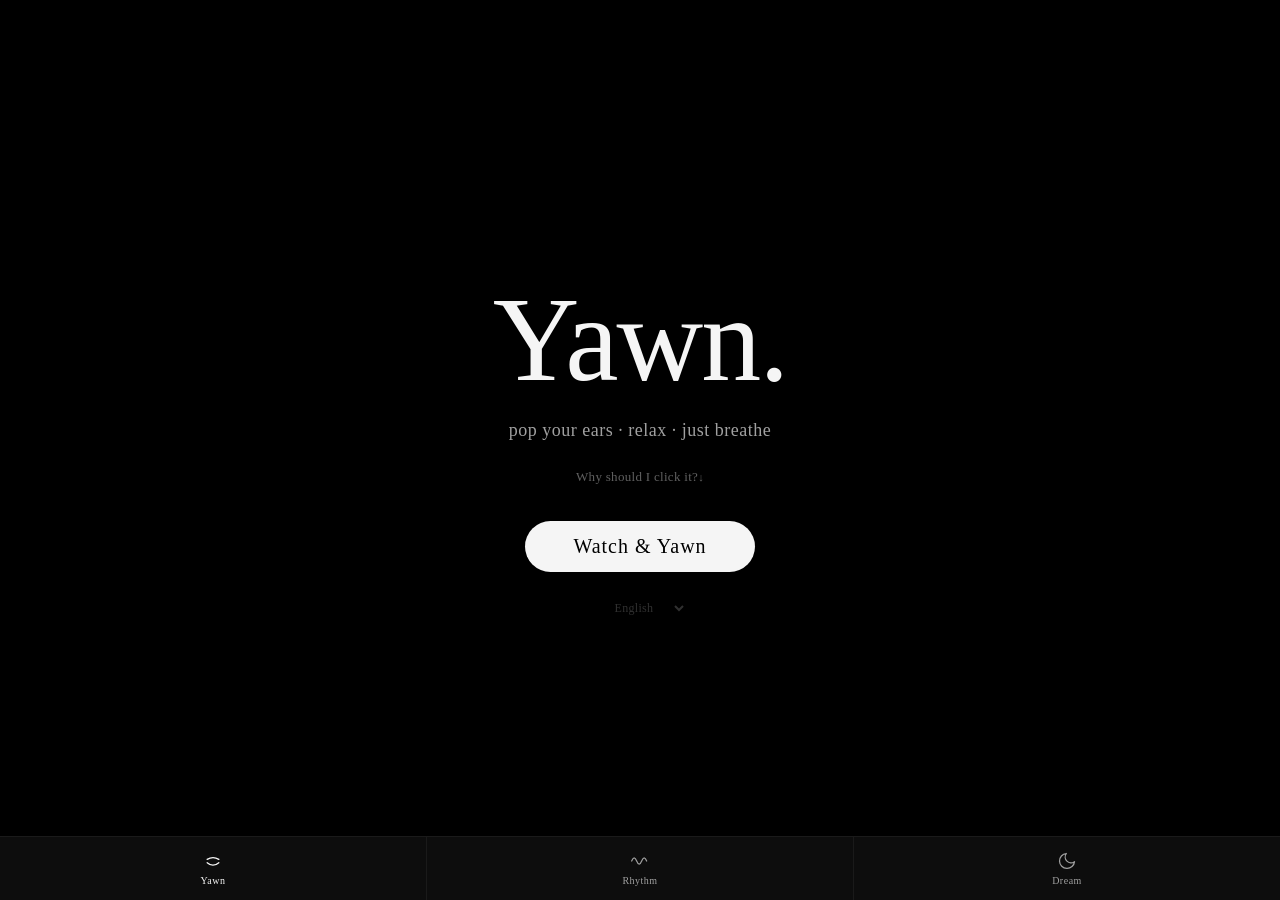
<file: index.html>
<!DOCTYPE html>
<html lang="en">
<head>
  <meta charset="UTF-8">
  <meta name="viewport" content="width=device-width, initial-scale=1.0, maximum-scale=1.0, user-scalable=no">
  <meta name="theme-color" content="#000000">
  <meta name="apple-mobile-web-app-capable" content="yes">
  <meta name="apple-mobile-web-app-status-bar-style" content="black">
  <title>Yawn. — pop your ears on the plane</title>
  <meta name="description" content="Trigger a yawn to pop your ears during flights and altitude changes. Uses mirror neurons and contagious yawning videos to relieve ear pressure naturally.">
  <meta name="keywords" content="how to pop ears on plane, yawning videos to unclog ears, yawn trigger airplane pressure, ear pressure relief, contagious yawning, mirror neurons yawn">
  <link rel="canonical" href="https://getyawn.app/">
  <link rel="manifest" href="./manifest.json">
  <link rel="icon" href="./favicon.ico" sizes="any">
  <link rel="apple-touch-icon" href="./icons/icon-192.png">
  <link rel="stylesheet" href="./style.css">

  <!-- Open Graph -->
  <meta property="og:title" content="Yawn. — pop your ears on the plane">
  <meta property="og:description" content="Watch yawning videos to trigger a yawn and relieve ear pressure naturally during flights.">
  <meta property="og:url" content="https://getyawn.app/">
  <meta property="og:image" content="https://getyawn.app/og-image.png">
  <meta property="og:type" content="website">
  <meta name="twitter:card" content="summary_large_image">
  <meta name="twitter:image" content="https://getyawn.app/og-image.png">

  <!-- AdSense — replace ca-pub-XXXXXXXXXXXXXXXXX with your publisher ID before deploying -->
  <!-- <script async src="https://pagead2.googlesyndication.com/pagead/js/adsbygoogle.js?client=ca-pub-XXXXXXXXXXXXXXXXX" crossorigin="anonymous"></script> -->
</head>
<body>

<!-- Entry Screen -->
<div id="screen-entry" class="screen active">
  <div class="entry-content">
    <h1 class="app-title">Yawn.</h1>
    <p class="app-subtitle" data-i18n="subtitle">pop your ears · relax · just breathe</p>

    <div id="why-section">
      <button id="why-toggle" class="why-toggle" data-i18n="whyTitle">Why should I click it?</button>
      <div id="why-body" class="why-body hidden">
        <p id="why-text"></p>
      </div>
    </div>

    <button id="btn-go" class="btn-go" data-i18n="btnGo">Watch & Yawn</button>

    <div class="lang-selector-wrap">
      <select id="lang-select" aria-label="Select language"></select>
    </div>
  </div>
</div>

<!-- Player Screen -->
<div id="screen-player" class="screen">

  <!-- Top banner ad — uncomment and fill real IDs before deploying -->
  <div id="banner-ad-container">
    <!-- <ins class="adsbygoogle"
         style="display:inline-block;width:320px;height:50px"
         data-ad-client="ca-pub-XXXXXXXXXXXXXXXXX"
         data-ad-slot="XXXXXXXXXX"></ins> -->
  </div>

  <!-- Player area -->
  <div id="player-area">
    <div id="progress-bar-container">
      <div id="progress-bar"></div>
    </div>

    <div id="player-wrapper">
      <video id="video-player" playsinline muted autoplay></video>
      <div id="tap-overlay" class="hidden" aria-label="Tap to play">
        <div id="tap-icon">&#9654;</div>
      </div>
      <button id="btn-audio" class="player-action-btn btn-audio" aria-label="Toggle ambient sound">
        <svg width="18" height="18" viewBox="0 0 24 24" fill="none" stroke="currentColor" stroke-width="1.5" stroke-linecap="round" stroke-linejoin="round"><path d="M11 5L6 9H2v6h4l5 4V5z"/><path d="M15.54 8.46a5 5 0 0 1 0 7.07"/><path d="M19.07 4.93a10 10 0 0 1 0 14.14"/></svg>
      </button>
      <button id="btn-prev" class="nav-btn nav-prev" aria-label="Previous video">&#8592;</button>
      <button id="btn-next" class="nav-btn nav-next" aria-label="Next video">&#8594;</button>
    </div>
  </div>

  <!-- Mode tabs -->
  <div id="mode-tabs">
    <button class="mode-tab active" data-mode="humans" id="tab-humans"><span data-i18n="tabHumans">Humans</span></button>
    <button class="mode-tab" data-mode="animals" id="tab-animals"><span class="lock-icon">🔒</span><span data-i18n="tabAnimals"> Animals</span></button>
  </div>

  <!-- SEO content -->
  <section id="seo-section">
    <h2>How to pop your ears on a plane</h2>
    <p>Yawning is one of the most effective ways to equalize ear pressure during flights and altitude changes. <strong>Yawn.</strong> uses carefully selected yawning videos to trigger the yawn reflex through mirror neurons — the same brain mechanism that makes you yawn when you see someone else yawn.</p>

    <h3>Why watching yawning makes you yawn</h3>
    <p>Mirror neurons in your brain activate when you observe actions performed by others. Yawning is one of the most contagious human behaviors — seeing, hearing, or even reading about yawning is enough to trigger the same response. This cross-species empathy even works with animals yawning, which is why our Animals mode includes a variety of species to deepen the stimulus.</p>

    <h3>How it relieves ear pressure</h3>
    <p>When you yawn, the Eustachian tube opens briefly, allowing air to flow between the middle ear and the back of your throat. This equalizes the pressure difference that causes that uncomfortable plugged feeling during takeoff, landing, and rapid altitude changes.</p>

    <p class="seo-tags">
      how to pop ears on plane · yawning videos to unclog ears · yawn trigger airplane pressure · ear pressure relief flight · contagious yawning videos · mirror neurons yawning · eustachian tube exercise · how to yawn on command
    </p>
  </section>
</div>

<!-- Unlock Modal -->
<div id="modal-unlock" class="modal hidden" role="dialog" aria-modal="true" aria-labelledby="modal-title">
  <div class="modal-backdrop"></div>
  <div class="modal-content">
    <button id="modal-close" class="modal-close" aria-label="Close">&#10005;</button>
    <h2 class="modal-title" id="modal-title" data-i18n="modalTitle">Unlock more yawns</h2>
    <p class="modal-subtitle" data-i18n="modalSubtitle">Watch a short ad to unlock Animals — permanently on this device.</p>
    <div class="modal-buttons">
      <button id="btn-unlock-animals" class="btn-unlock btn-unlock-animals">
        <span class="unlock-icon">🐾</span>
        <span class="unlock-label" data-i18n="unlockAnimalsLabel">Animals</span>
        <span class="unlock-desc" data-i18n="unlockAnimalsDesc">Cross-species empathy boost</span>
      </button>
    </div>
  </div>
</div>

<!-- Ad Overlay -->
<div id="ad-overlay" class="hidden" role="dialog" aria-modal="true">
  <div id="ad-inner">
    <p id="ad-mode-label"></p>
    <div id="adsense-rewarded-container">
      <!-- <ins id="adsense-rewarded"
           class="adsbygoogle"
           style="display:block"
           data-ad-client="ca-pub-XXXXXXXXXXXXXXXXX"
           data-ad-slot="XXXXXXXXXX"
           data-ad-format="fluid"></ins> -->
    </div>
    <div id="ad-fallback">
      <div id="countdown-ring">
        <svg viewBox="0 0 80 80" id="countdown-svg">
          <circle cx="40" cy="40" r="34" class="ring-track"/>
          <circle cx="40" cy="40" r="34" class="ring-fill" id="ring-fill"/>
        </svg>
        <span id="countdown-number">5</span>
      </div>
      <p class="ad-hint" data-i18n="adHint">Unlocking Animals…</p>
      <button id="btn-continue" class="btn-continue hidden" data-i18n="btnContinue">Continue ›</button>
    </div>
  </div>
</div>

<!-- Cookie Consent Banner -->
<div id="cookie-banner" class="hidden" role="region" aria-label="Cookie consent">
  <div class="cookie-content">
    <p id="cookie-text">We use cookies and ads to keep Yawn. free. <a href="privacy-policy.html" target="_blank">Privacy Policy</a></p>
    <div class="cookie-buttons">
      <button id="btn-cookie-decline" class="btn-cookie btn-cookie-decline" data-i18n="cookieDecline">Decline</button>
      <button id="btn-cookie-accept" class="btn-cookie btn-cookie-accept" data-i18n="cookieAccept">Accept</button>
    </div>
  </div>
</div>

<!-- Add to Home Screen nudge -->
<div id="a2hs-banner" class="hidden" role="region">
  <div class="a2hs-content">
    <span id="a2hs-text">Add Yawn. to your home screen for quick access on flights.</span>
    <div class="a2hs-buttons">
      <button id="btn-a2hs-dismiss" class="btn-a2hs btn-a2hs-dismiss">Not now</button>
      <button id="btn-a2hs-install" class="btn-a2hs btn-a2hs-install">Add</button>
    </div>
  </div>
</div>

<!-- Bottom nav -->
<nav id="bottom-nav">
  <a class="nav-item active" href="./index.html">
    <span class="nav-icon">
      <svg width="20" height="20" viewBox="0 0 24 24" fill="none" stroke="currentColor" stroke-width="1.5" stroke-linecap="round"><path d="M5 10 Q12 6 19 10"/><path d="M5 14 Q12 20 19 14"/></svg>
    </span>
    <span class="nav-label">Yawn</span>
  </a>
  <a class="nav-item" href="./rhythm.html">
    <span class="nav-icon">
      <svg width="20" height="20" viewBox="0 0 24 24" fill="none" stroke="currentColor" stroke-width="1.5" stroke-linecap="round"><path d="M2 12 C4 7 6 7 8 12 C10 17 12 17 14 12 C16 7 18 7 20 12"/></svg>
    </span>
    <span class="nav-label">Rhythm</span>
  </a>
  <a class="nav-item" href="./dream.html">
    <span class="nav-icon">
      <svg width="20" height="20" viewBox="0 0 24 24" fill="none" stroke="currentColor" stroke-width="1.5" stroke-linecap="round" stroke-linejoin="round"><path d="M21 12.79A9 9 0 1 1 11.21 3 7 7 0 0 0 21 12.79z"/></svg>
    </span>
    <span class="nav-label">Dream</span>
  </a>
</nav>

<script src="./app.js"></script>
</body>
</html>
</file>
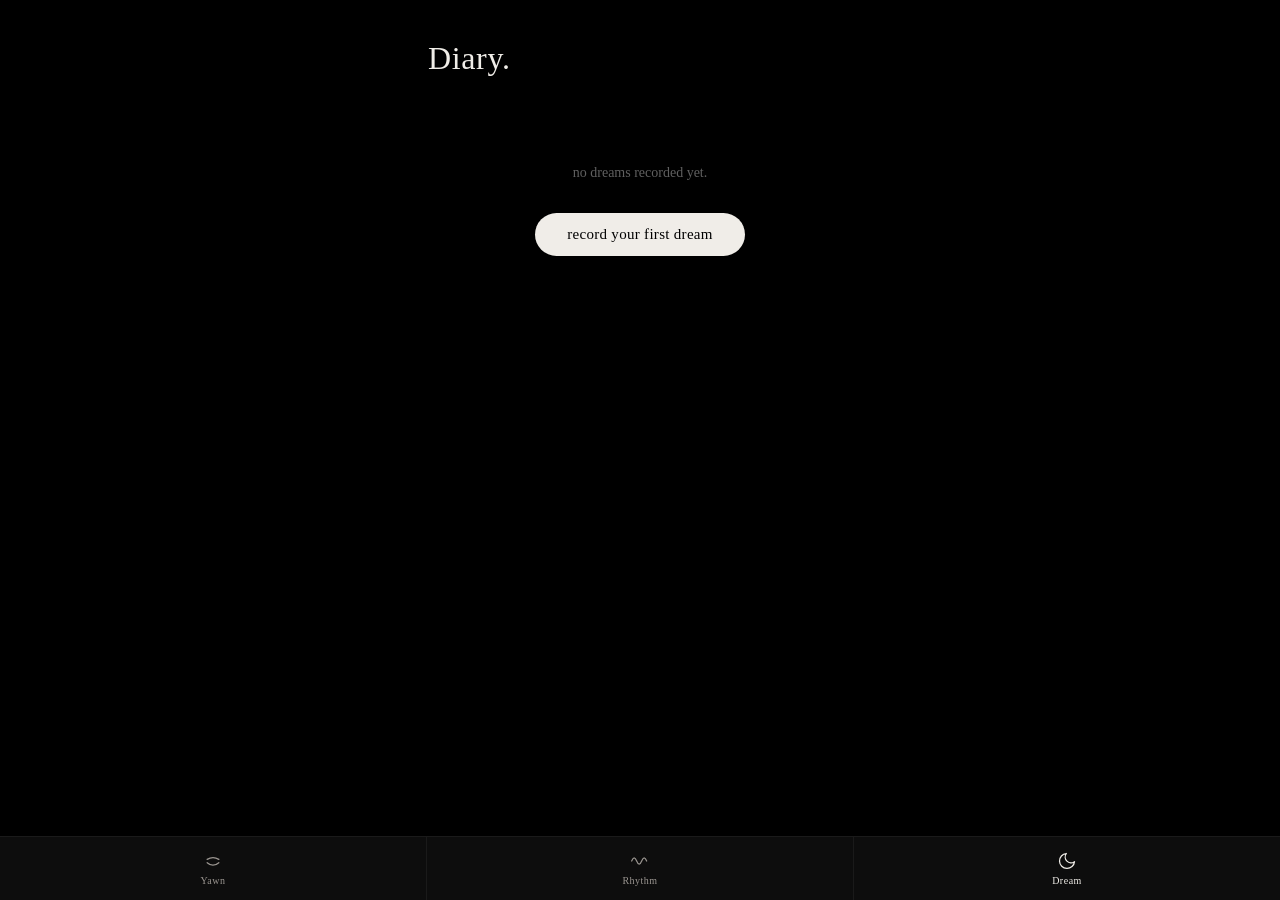
<file: dream-diary.html>
<!DOCTYPE html>
<html lang="en">
<head>
  <meta charset="UTF-8">
  <meta name="viewport" content="width=device-width, initial-scale=1.0, maximum-scale=1.0, user-scalable=no">
  <meta name="theme-color" content="#000000">
  <title>Dream. — diary</title>
  <link rel="icon" href="./favicon.ico" sizes="any">
  <link rel="manifest" href="./manifest.json">
  <style>
    :root {
      --text-primary:   #F0EDE8;
      --text-secondary: #9A9590;
      --text-tertiary:  #606060;
      --text-ghost:     #303030;
      --dream-border:   #1C1C1C;
      --transition:     600ms;
    }

    *, *::before, *::after { box-sizing: border-box; margin: 0; padding: 0; }

    html, body {
      height: 100%;
      background: #000;
      color: var(--text-primary);
      font-family: Georgia, 'Times New Roman', serif;
      -webkit-font-smoothing: antialiased;
      overscroll-behavior: none;
    }

    #app {
      display: flex;
      flex-direction: column;
      min-height: 100svh;
      max-width: 480px;
      margin: 0 auto;
      padding-bottom: 80px;
    }

    /* ─── Header ─────────────────────────────────────────────────────────────── */
    #header {
      padding: 40px 28px 0;
    }

    .diary-title {
      font-size: 32px;
      font-weight: 400;
      letter-spacing: 0.02em;
      color: var(--text-primary);
      margin-bottom: 6px;
    }

    #dream-count {
      font-size: 12px;
      color: var(--text-tertiary);
      letter-spacing: 0.3px;
      margin-bottom: 24px;
    }

    /* ─── Search ─────────────────────────────────────────────────────────────── */
    #search-wrap {
      padding: 0 28px 20px;
      border-bottom: 1px solid var(--dream-border);
    }

    #search-input {
      width: 100%;
      background: none;
      border: 1px solid var(--dream-border);
      border-radius: 50px;
      color: var(--text-primary);
      font-family: Georgia, 'Times New Roman', serif;
      font-size: 14px;
      padding: 10px 18px;
      outline: none;
      caret-color: var(--text-primary);
      transition: border-color var(--transition);
      letter-spacing: 0.2px;
    }

    #search-input::placeholder {
      color: var(--text-ghost);
    }

    #search-input:focus {
      border-color: var(--text-tertiary);
    }

    /* ─── Entry list ─────────────────────────────────────────────────────────── */
    #entry-list {
      padding: 0 28px;
    }

    .entry-item {
      padding: 20px 0;
      border-bottom: 1px solid var(--dream-border);
      cursor: pointer;
      transition: opacity var(--transition);
      text-decoration: none;
      display: block;
      color: inherit;
    }

    .entry-item:active { opacity: 0.6; }

    .entry-meta {
      display: flex;
      align-items: center;
      justify-content: space-between;
      margin-bottom: 8px;
    }

    .entry-date {
      font-size: 11px;
      color: var(--text-tertiary);
      letter-spacing: 1px;
      text-transform: uppercase;
    }

    .entry-dots {
      display: flex;
      gap: 5px;
      align-items: center;
    }

    .dot {
      width: 5px;
      height: 5px;
      border-radius: 50%;
      background: var(--text-ghost);
    }

    .dot.read {
      background: var(--text-tertiary);
    }

    .entry-body {
      font-size: 15px;
      line-height: 1.6;
      color: var(--text-secondary);
      overflow: hidden;
      display: -webkit-box;
      -webkit-line-clamp: 2;
      -webkit-box-orient: vertical;
    }

    /* ─── Empty state ────────────────────────────────────────────────────────── */
    #empty-state {
      padding: 60px 28px 0;
      text-align: center;
      display: none;
    }

    #empty-state p {
      font-size: 14px;
      color: var(--text-tertiary);
      line-height: 1.7;
      margin-bottom: 28px;
    }

    .btn-empty {
      display: inline-block;
      background: var(--text-primary);
      color: #000;
      font-family: inherit;
      font-size: 15px;
      padding: 13px 32px;
      border-radius: 50px;
      text-decoration: none;
      letter-spacing: 0.3px;
      border: none;
      cursor: pointer;
    }

    /* ─── No results ─────────────────────────────────────────────────────────── */
    #no-results {
      padding: 40px 28px 0;
      font-size: 13px;
      color: var(--text-tertiary);
      display: none;
    }

    /* ─── New dream CTA ──────────────────────────────────────────────────────── */
    #footer-cta {
      padding: 28px 28px 0;
    }

    .btn-new-dream {
      display: block;
      width: 100%;
      background: none;
      border: 1px solid var(--dream-border);
      color: var(--text-secondary);
      font-family: inherit;
      font-size: 14px;
      padding: 13px 0;
      border-radius: 50px;
      cursor: pointer;
      letter-spacing: 0.3px;
      text-align: center;
      text-decoration: none;
      transition: color var(--transition), border-color var(--transition);
    }

    .btn-new-dream:hover { color: var(--text-primary); border-color: var(--text-tertiary); }

    /* ─── Bottom nav ─────────────────────────────────────────────────────────── */
    #bottom-nav {
      position: fixed;
      bottom: 0; left: 0; right: 0;
      height: 64px;
      background: #0d0d0d;
      border-top: 1px solid #1a1a1a;
      display: flex;
      align-items: stretch;
      z-index: 50;
    }

    .nav-item {
      flex: 1;
      display: flex;
      flex-direction: column;
      align-items: center;
      justify-content: center;
      gap: 4px;
      text-decoration: none;
      color: var(--text-secondary);
      font-family: Georgia, serif;
      transition: color var(--transition);
    }

    .nav-item:not(:last-child) { border-right: 1px solid #1a1a1a; }
    .nav-item.active { color: var(--text-primary); }
    .nav-icon  { display: flex; align-items: center; justify-content: center; line-height: 1; }
    .nav-label { font-size: 10px; letter-spacing: 0.5px; }
  </style>
</head>
<body>
<div id="app">
  <div id="header">
    <h1 class="diary-title">Diary.</h1>
    <p id="dream-count"></p>
  </div>

  <div id="search-wrap">
    <input
      type="search"
      id="search-input"
      placeholder="search dreams"
      autocomplete="off"
      autocorrect="off"
      spellcheck="false"
    >
  </div>

  <div id="entry-list"></div>

  <div id="no-results">nothing found.</div>

  <div id="empty-state">
    <p>no dreams recorded yet.</p>
    <a class="btn-empty" href="./dream.html">record your first dream</a>
  </div>

  <div id="footer-cta" style="display:none">
    <a class="btn-new-dream" href="./dream.html">+ new dream</a>
  </div>
</div>

<nav id="bottom-nav">
  <a class="nav-item" href="./index.html">
    <span class="nav-icon">
      <svg width="20" height="20" viewBox="0 0 24 24" fill="none" stroke="currentColor" stroke-width="1.5" stroke-linecap="round"><path d="M5 10 Q12 6 19 10"/><path d="M5 14 Q12 20 19 14"/></svg>
    </span>
    <span class="nav-label">Yawn</span>
  </a>
  <a class="nav-item" href="./rhythm.html">
    <span class="nav-icon">
      <svg width="20" height="20" viewBox="0 0 24 24" fill="none" stroke="currentColor" stroke-width="1.5" stroke-linecap="round"><path d="M2 12 C4 7 6 7 8 12 C10 17 12 17 14 12 C16 7 18 7 20 12"/></svg>
    </span>
    <span class="nav-label">Rhythm</span>
  </a>
  <a class="nav-item active" href="./dream.html">
    <span class="nav-icon">
      <svg width="20" height="20" viewBox="0 0 24 24" fill="none" stroke="currentColor" stroke-width="1.5" stroke-linecap="round" stroke-linejoin="round"><path d="M21 12.79A9 9 0 1 1 11.21 3 7 7 0 0 0 21 12.79z"/></svg>
    </span>
    <span class="nav-label">Dream</span>
  </a>
</nav>

<script src="./dream-db.js"></script>
<script>
'use strict';

const AUTHORS = ['freud', 'jung', 'fromm'];

function formatDate(isoString) {
  const d = new Date(isoString);
  return d.toLocaleDateString('en-US', { month: 'short', day: 'numeric', year: 'numeric' }).toUpperCase();
}

function buildEntryItem(dream) {
  const a = document.createElement('a');
  a.className = 'entry-item';
  a.href = `./dream-reading.html?id=${dream.id}`;

  const meta = document.createElement('div');
  meta.className = 'entry-meta';

  const date = document.createElement('span');
  date.className = 'entry-date';
  date.textContent = formatDate(dream.created_at);

  const dots = document.createElement('span');
  dots.className = 'entry-dots';
  dots.setAttribute('aria-label', 'interpretations');

  AUTHORS.forEach(author => {
    const dot = document.createElement('span');
    dot.className = 'dot' + (dream.interpretations?.[author]?.text ? ' read' : '');
    dot.title = author;
    dots.appendChild(dot);
  });

  meta.appendChild(date);
  meta.appendChild(dots);

  const body = document.createElement('p');
  body.className = 'entry-body';
  body.textContent = dream.body;

  a.appendChild(meta);
  a.appendChild(body);
  return a;
}

function renderList(dreams) {
  const list = document.getElementById('entry-list');
  const noResults = document.getElementById('no-results');
  const emptyState = document.getElementById('empty-state');
  const footerCta = document.getElementById('footer-cta');
  const searchWrap = document.getElementById('search-wrap');

  list.innerHTML = '';

  if (dreams === null) {
    // initial empty — no dreams at all
    emptyState.style.display = 'block';
    searchWrap.style.display = 'none';
    noResults.style.display = 'none';
    footerCta.style.display = 'none';
    return;
  }

  emptyState.style.display = 'none';
  searchWrap.style.display = 'block';

  if (dreams.length === 0) {
    noResults.style.display = 'block';
    footerCta.style.display = 'none';
  } else {
    noResults.style.display = 'none';
    dreams.forEach(d => list.appendChild(buildEntryItem(d)));
    footerCta.style.display = 'block';
  }
}

function updateCount(total) {
  const el = document.getElementById('dream-count');
  if (total === 0) { el.textContent = ''; return; }
  el.textContent = total === 1 ? '1 dream' : `${total} dreams`;
}

let allDreams = [];

async function init() {
  allDreams = await DreamDB.getAllDreams();

  // Sort reverse chronological
  allDreams.sort((a, b) => new Date(b.created_at) - new Date(a.created_at));

  updateCount(allDreams.length);

  if (allDreams.length === 0) {
    renderList(null);
    return;
  }

  renderList(allDreams);
}

// ─── Search ───────────────────────────────────────────────────────────────────
document.getElementById('search-input').addEventListener('input', (e) => {
  const q = e.target.value.trim().toLowerCase();

  if (!q) {
    renderList(allDreams);
    return;
  }

  const results = allDreams.filter(d => {
    if (d.body?.toLowerCase().includes(q)) return true;
    if (d.symbols?.some(s => s.toLowerCase().includes(q))) return true;
    if (d.characters?.some(c => c.toLowerCase().includes(q))) return true;
    if (d.settings?.some(s => s.toLowerCase().includes(q))) return true;
    return false;
  });

  renderList(results);
});

init();
</script>
</body>
</html>
</file>
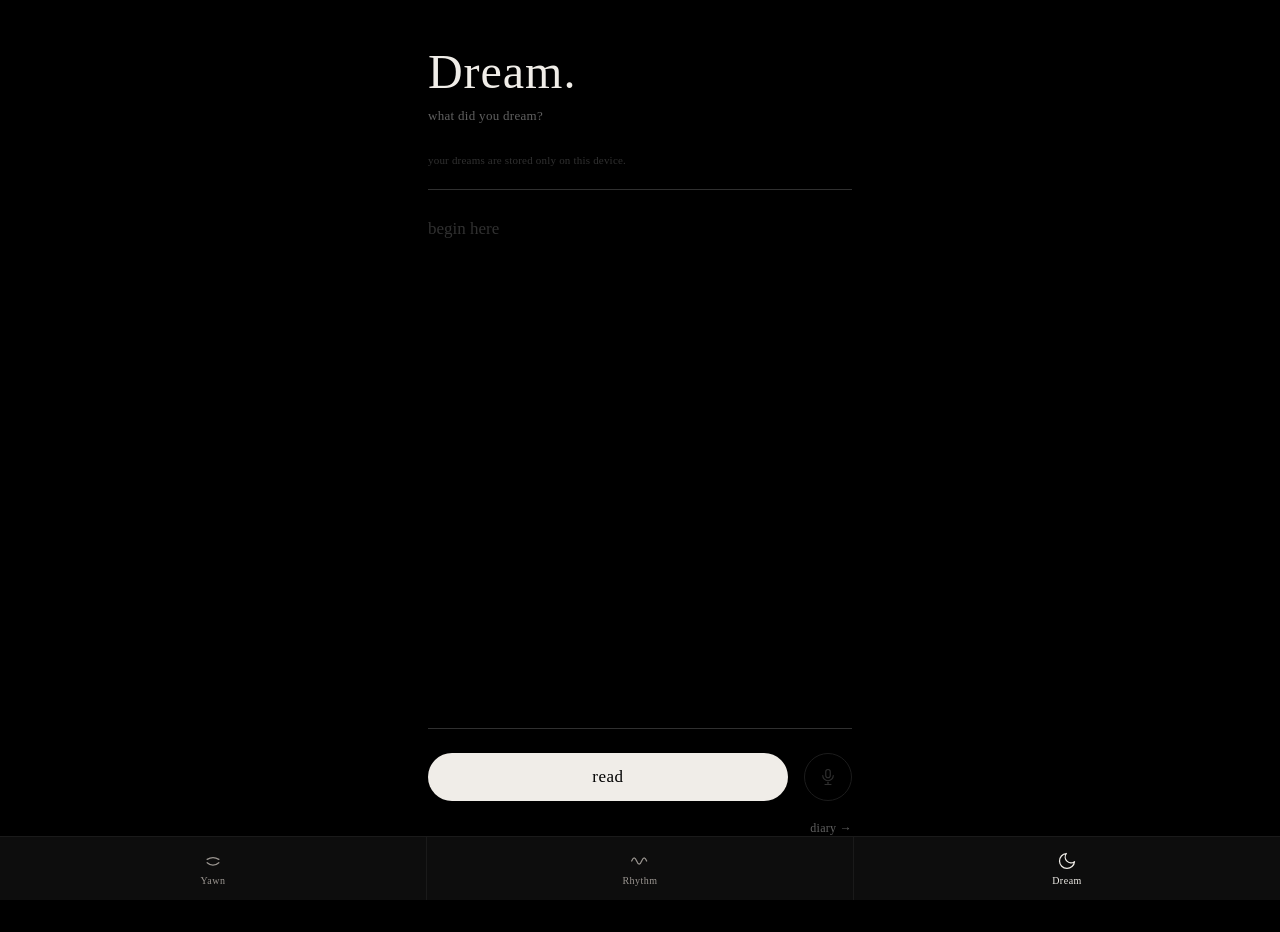
<file: dream-reading.html>
<!DOCTYPE html>
<html lang="en">
<head>
  <meta charset="UTF-8">
  <meta name="viewport" content="width=device-width, initial-scale=1.0, maximum-scale=1.0, user-scalable=no">
  <meta name="theme-color" content="#000000">
  <title>Dream. — reading</title>
  <link rel="icon" href="./favicon.ico" sizes="any">
  <link rel="manifest" href="./manifest.json">
  <style>
    :root {
      --text-primary:   #F0EDE8;
      --text-secondary: #9A9590;
      --text-tertiary:  #606060;
      --text-ghost:     #303030;
      --dream-border:   #1C1C1C;
      --transition:     600ms;
    }

    *, *::before, *::after { box-sizing: border-box; margin: 0; padding: 0; }

    html, body {
      height: 100%;
      background: #000;
      color: var(--text-primary);
      font-family: Georgia, 'Times New Roman', serif;
      -webkit-font-smoothing: antialiased;
      overscroll-behavior: none;
    }

    #app {
      display: flex;
      flex-direction: column;
      min-height: 100svh;
      max-width: 480px;
      margin: 0 auto;
      padding-bottom: 80px;
    }

    /* ─── Progress bar ───────────────────────────────────────────────────────── */
    #progress-bar-wrap {
      position: fixed;
      top: 0; left: 0; right: 0;
      height: 2px;
      background: var(--text-ghost);
      z-index: 100;
    }

    #progress-bar {
      height: 100%;
      background: var(--text-primary);
      width: 0%;
      transition: width var(--transition) ease;
    }

    /* ─── Header ─────────────────────────────────────────────────────────────── */
    #header {
      padding: 40px 28px 20px;
    }

    .dream-title {
      font-size: 32px;
      font-weight: 400;
      letter-spacing: 0.02em;
      color: var(--text-primary);
      margin-bottom: 16px;
    }

    /* ─── Dream preview ──────────────────────────────────────────────────────── */
    #dream-preview {
      font-size: 13px;
      color: var(--text-tertiary);
      line-height: 1.6;
      padding-bottom: 20px;
      border-bottom: 1px solid var(--dream-border);
      font-style: italic;
      overflow: hidden;
      display: -webkit-box;
      -webkit-line-clamp: 3;
      -webkit-box-orient: vertical;
    }

    /* ─── Reading cards ──────────────────────────────────────────────────────── */
    #readings {
      padding: 32px 28px 0;
      display: flex;
      flex-direction: column;
      gap: 24px;
    }

    .author-card {
      border: 1px solid var(--dream-border);
      border-radius: 14px;
      padding: 24px 22px 22px;
      background: #0D0D0D;
      transition: opacity var(--transition);
    }

    /* Synthesis card — elevated treatment, no author label */
    .synthesis-card {
      background: #111;
      border-color: #282828;
    }

    .author-card.locked {
      opacity: 0.3;
    }

    .author-name {
      font-size: 11px;
      color: var(--text-tertiary);
      letter-spacing: 1.5px;
      text-transform: uppercase;
      margin-bottom: 16px;
    }

    .author-text {
      font-size: 15px;
      line-height: 1.8;
      color: var(--text-primary);
      min-height: 40px;
    }

    /* Synthesis text — slightly larger, warmer */
    .synthesis-card .author-text {
      font-size: 16px;
      line-height: 1.85;
    }

    .author-text.streaming::after {
      content: '▎';
      display: inline;
      animation: blink 1s step-end infinite;
      color: var(--text-tertiary);
    }

    @keyframes blink {
      0%, 100% { opacity: 1; }
      50%       { opacity: 0; }
    }

    /* Buffering pulse — before first token arrives */
    @keyframes breathe {
      0%, 100% { opacity: 0.35; }
      50%       { opacity: 0.65; }
    }

    .author-card.buffering {
      animation: breathe 1.8s ease-in-out infinite;
    }

    /* Staggered reveal for cached interpretations */
    @keyframes cardReveal {
      from { opacity: 0; transform: translateY(10px); }
      to   { opacity: 1; transform: translateY(0); }
    }

    .author-card.revealed {
      animation: cardReveal 500ms ease forwards;
    }

    /* ─── Error state ────────────────────────────────────────────────────────── */
    #error-msg {
      margin: 32px 28px 0;
      font-size: 13px;
      color: var(--text-tertiary);
      line-height: 1.6;
      display: none;
    }

    /* ─── Actions ────────────────────────────────────────────────────────────── */
    #actions {
      padding: 32px 28px 0;
      display: flex;
      gap: 12px;
      opacity: 0;
      transition: opacity var(--transition);
    }

    #actions.visible { opacity: 1; }

    .btn-action {
      flex: 1;
      background: none;
      border: 1px solid var(--dream-border);
      color: var(--text-secondary);
      font-family: inherit;
      font-size: 13px;
      padding: 12px 0;
      border-radius: 50px;
      cursor: pointer;
      letter-spacing: 0.3px;
      transition: color var(--transition), border-color var(--transition);
    }

    .btn-action:hover { color: var(--text-primary); border-color: var(--text-tertiary); }
    .btn-action.primary {
      background: var(--text-primary);
      color: #000;
      border-color: var(--text-primary);
    }

    /* ─── Bottom nav ─────────────────────────────────────────────────────────── */
    #bottom-nav {
      position: fixed;
      bottom: 0; left: 0; right: 0;
      height: 64px;
      background: #0d0d0d;
      border-top: 1px solid #1a1a1a;
      display: flex;
      align-items: stretch;
      z-index: 50;
    }

    .nav-item {
      flex: 1;
      display: flex;
      flex-direction: column;
      align-items: center;
      justify-content: center;
      gap: 4px;
      text-decoration: none;
      color: var(--text-secondary);
      font-family: Georgia, serif;
      transition: color var(--transition);
    }

    .nav-item:not(:last-child) { border-right: 1px solid #1a1a1a; }
    .nav-item.active { color: var(--text-primary); }
    .nav-icon  { display: flex; align-items: center; justify-content: center; line-height: 1; }
    .nav-label { font-size: 10px; letter-spacing: 0.5px; }
  </style>
</head>
<body>
<div id="progress-bar-wrap"><div id="progress-bar"></div></div>

<div id="app">
  <div id="header">
    <h1 class="dream-title">Dream.</h1>
    <p id="dream-preview"></p>
  </div>

  <div id="readings">
    <!-- Synthesis card — unlabeled, streams first -->
    <div class="author-card synthesis-card locked" id="card-synthesis">
      <p class="author-text" id="text-synthesis"></p>
    </div>

    <!-- Freud card -->
    <div class="author-card locked" id="card-freud">
      <p class="author-name">Freud</p>
      <p class="author-text" id="text-freud"></p>
    </div>

    <!-- Jung card -->
    <div class="author-card locked" id="card-jung">
      <p class="author-name">Jung</p>
      <p class="author-text" id="text-jung"></p>
    </div>

    <!-- Fromm card -->
    <div class="author-card locked" id="card-fromm">
      <p class="author-name">Fromm</p>
      <p class="author-text" id="text-fromm"></p>
    </div>
  </div>

  <p id="error-msg"></p>

  <div id="actions">
    <button class="btn-action" id="btn-new" onclick="window.location.href='./dream.html'">new dream</button>
    <button class="btn-action primary" id="btn-diary" onclick="window.location.href='./dream-diary.html'">diary</button>
  </div>
</div>

<nav id="bottom-nav">
  <a class="nav-item" href="./index.html">
    <span class="nav-icon">
      <svg width="20" height="20" viewBox="0 0 24 24" fill="none" stroke="currentColor" stroke-width="1.5" stroke-linecap="round"><path d="M5 10 Q12 6 19 10"/><path d="M5 14 Q12 20 19 14"/></svg>
    </span>
    <span class="nav-label">Yawn</span>
  </a>
  <a class="nav-item" href="./rhythm.html">
    <span class="nav-icon">
      <svg width="20" height="20" viewBox="0 0 24 24" fill="none" stroke="currentColor" stroke-width="1.5" stroke-linecap="round"><path d="M2 12 C4 7 6 7 8 12 C10 17 12 17 14 12 C16 7 18 7 20 12"/></svg>
    </span>
    <span class="nav-label">Rhythm</span>
  </a>
  <a class="nav-item active" href="./dream.html">
    <span class="nav-icon">
      <svg width="20" height="20" viewBox="0 0 24 24" fill="none" stroke="currentColor" stroke-width="1.5" stroke-linecap="round" stroke-linejoin="round"><path d="M21 12.79A9 9 0 1 1 11.21 3 7 7 0 0 0 21 12.79z"/></svg>
    </span>
    <span class="nav-label">Dream</span>
  </a>
</nav>

<script src="./dream-db.js"></script>
<script>
'use strict';

const WORKER_URL = 'https://sparkling-mountain-cd02.salesaredope.workers.dev';

// Sequence and progress config for each author
const SEQUENCE = ['synthesis', 'freud', 'jung', 'fromm'];

const AUTHOR_CONFIG = {
  synthesis: { start: 2,  end: 23, target: 125 },
  freud:     { start: 25, end: 48, target: 150 },
  jung:      { start: 50, end: 73, target: 190 },
  fromm:     { start: 75, end: 98, target: 140 },
};

const dreamId = new URLSearchParams(location.search).get('id');

function delay(ms) { return new Promise(r => setTimeout(r, ms)); }

function setProgress(pct) {
  document.getElementById('progress-bar').style.width = pct + '%';
}

function unlockCard(author) {
  const card = document.getElementById(`card-${author}`);
  card.classList.remove('locked');
}

function showError(msg) {
  const el = document.getElementById('error-msg');
  el.style.display = 'block';
  el.textContent = msg;
  showActions();
}

function showActions() {
  document.getElementById('actions').classList.add('visible');
}

async function streamAuthor(dream, author) {
  const card    = document.getElementById(`card-${author}`);
  const textEl  = document.getElementById(`text-${author}`);
  const cfg     = AUTHOR_CONFIG[author];

  // Unlock card, start buffering pulse while fetch is in flight
  card.classList.remove('locked');
  card.classList.add('buffering');
  setProgress(cfg.start);

  let fullText = '';
  let firstToken = false;

  try {
    const response = await fetch(`${WORKER_URL}/interpret`, {
      method: 'POST',
      headers: { 'Content-Type': 'application/json' },
      body: JSON.stringify({ dream: dream.body, author }),
    });

    if (!response.ok) throw new Error(`HTTP ${response.status}`);

    const reader  = response.body.getReader();
    const decoder = new TextDecoder();

    while (true) {
      const { done, value } = await reader.read();
      if (done) break;

      const chunk = decoder.decode(value, { stream: true });
      const lines = chunk.split('\n');

      for (const line of lines) {
        if (!line.startsWith('data: ')) continue;
        const data = line.slice(6).trim();
        if (data === '[DONE]') continue;
        try {
          const parsed = JSON.parse(data);
          if (parsed.type === 'content_block_delta' && parsed.delta?.text) {
            if (!firstToken) {
              firstToken = true;
              card.classList.remove('buffering');
              textEl.classList.add('streaming');
            }
            fullText += parsed.delta.text;
            textEl.textContent = fullText;
            const words = fullText.split(/\s+/).length;
            const pct = cfg.start + (words / cfg.target) * (cfg.end - cfg.start);
            setProgress(Math.min(cfg.end, pct));
          }
        } catch (_) {}
      }
    }

    card.classList.remove('buffering');
    textEl.classList.remove('streaming');
    setProgress(cfg.end);

    // Persist to DB
    await DreamDB.updateDream(dreamId, {
      interpretations: {
        ...(dream.interpretations || {}),
        [author]: { text: fullText, generated_at: new Date().toISOString() },
      },
    });

    // Update local copy so subsequent saves don't overwrite earlier ones
    dream.interpretations = dream.interpretations || {};
    dream.interpretations[author] = { text: fullText };

  } catch (err) {
    textEl.classList.remove('streaming');
    console.error(err);
    showError('Could not reach the interpretation service. Check your connection and try again.');
    throw err; // stop the sequence
  }
}

async function init() {
  if (!dreamId) { location.href = './dream.html'; return; }

  const dream = await DreamDB.getDream(dreamId);
  if (!dream) { location.href = './dream.html'; return; }

  document.getElementById('dream-preview').textContent = dream.body;
  sessionStorage.removeItem('dream_draft');

  // If all four already interpreted, staggered reveal
  const allDone = SEQUENCE.every(a => dream.interpretations?.[a]?.text);
  if (allDone) {
    SEQUENCE.forEach((a, i) => {
      const card = document.getElementById(`card-${a}`);
      document.getElementById(`text-${a}`).textContent = dream.interpretations[a].text;
      card.classList.remove('locked');
      card.style.animationDelay = `${i * 550}ms`;
      card.classList.add('revealed');
    });
    setProgress(100);
    await delay(SEQUENCE.length * 550 + 300);
    showActions();
    return;
  }

  // Render any already-cached interpretations, find where to resume
  let startFrom = 0;
  for (let i = 0; i < SEQUENCE.length; i++) {
    const a = SEQUENCE[i];
    if (dream.interpretations?.[a]?.text) {
      const card = document.getElementById(`card-${a}`);
      document.getElementById(`text-${a}`).textContent = dream.interpretations[a].text;
      card.classList.remove('locked');
      card.style.animationDelay = `${i * 550}ms`;
      card.classList.add('revealed');
      startFrom = i + 1;
    } else {
      break;
    }
  }

  // Stream remaining authors sequentially
  try {
    for (let i = startFrom; i < SEQUENCE.length; i++) {
      await streamAuthor(dream, SEQUENCE[i]);
      if (i < SEQUENCE.length - 1) {
        await delay(1200);
      }
    }
  } catch (_) {
    return; // error already displayed
  }

  setProgress(100);
  await delay(1200);
  showActions();
}

init();
</script>
</body>
</html>
</file>
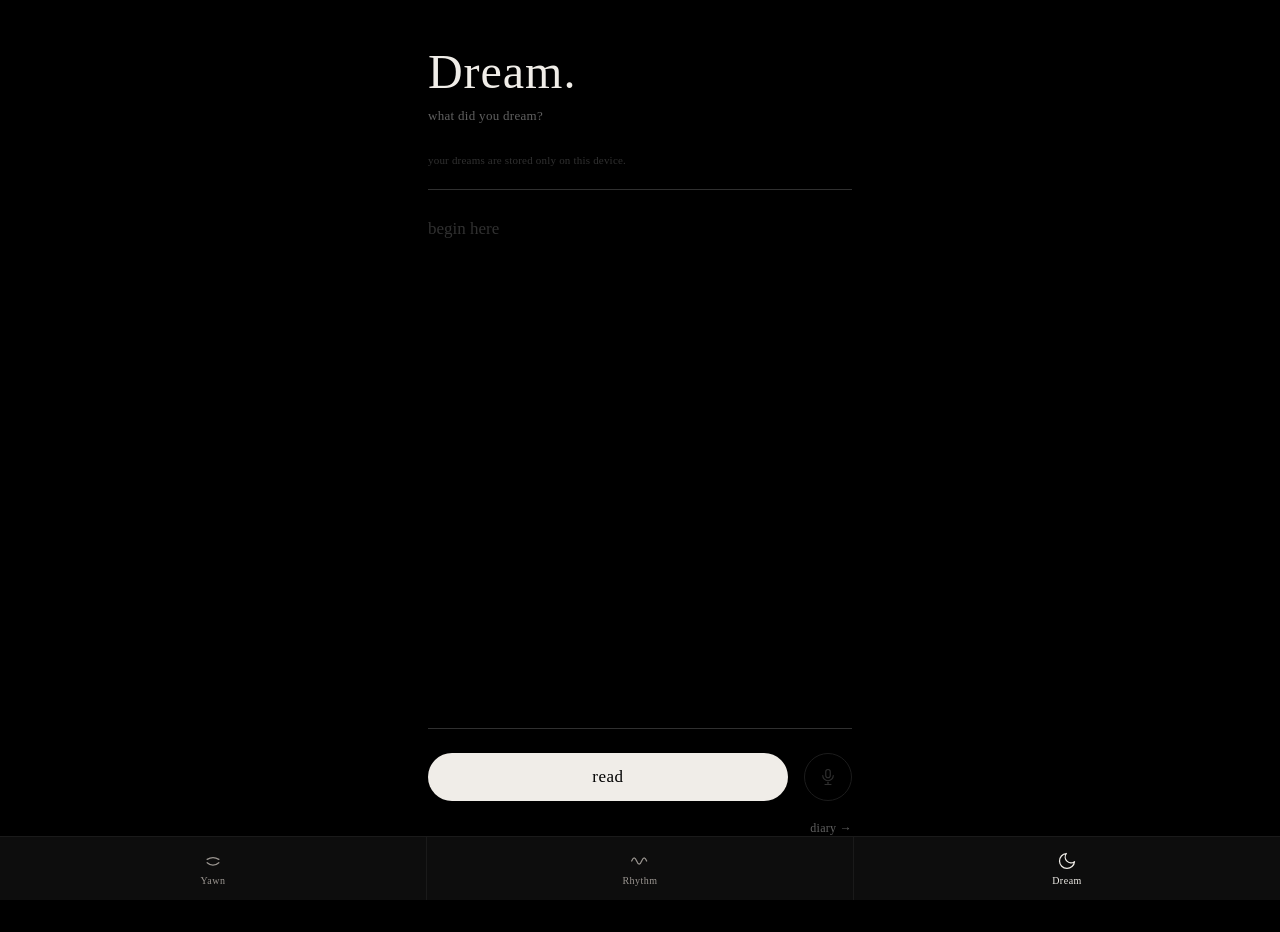
<file: dream.html>
<!DOCTYPE html>
<html lang="en">
<head>
  <meta charset="UTF-8">
  <meta name="viewport" content="width=device-width, initial-scale=1.0, maximum-scale=1.0, user-scalable=no">
  <meta name="theme-color" content="#000000">
  <meta name="apple-mobile-web-app-capable" content="yes">
  <meta name="apple-mobile-web-app-status-bar-style" content="black">
  <title>Dream. — your dream diary</title>
  <meta name="description" content="Capture and interpret your dreams through Freud, Jung, and Fromm. A private dream diary with three analytical voices.">
  <link rel="canonical" href="https://getyawn.app/dream.html">
  <link rel="icon" href="./favicon.ico" sizes="any">
  <link rel="apple-touch-icon" href="./icons/icon-192.png">
  <link rel="manifest" href="./manifest.json">
  <style>
    /* ─── Dream token overrides ──────────────────────────────────────────────── */
    :root {
      --text-primary:   #F0EDE8;
      --text-secondary: #9A9590;
      --text-tertiary:  #606060;
      --text-ghost:     #303030;
      --dream-border:   #1C1C1C;
      --transition:     600ms;
    }

    *, *::before, *::after { box-sizing: border-box; margin: 0; padding: 0; }

    html, body {
      height: 100%;
      background: #000;
      color: var(--text-primary);
      font-family: Georgia, 'Times New Roman', serif;
      -webkit-font-smoothing: antialiased;
      overscroll-behavior: none;
    }

    #app {
      display: flex;
      flex-direction: column;
      min-height: 100svh;
      max-width: 480px;
      margin: 0 auto;
      padding-bottom: 64px;
    }

    /* ─── Capture ─────────────────────────────────────────────────────────────── */
    #capture {
      flex: 1;
      display: flex;
      flex-direction: column;
      padding: 48px 28px 32px;
    }

    .dream-title {
      font-size: 48px;
      font-weight: 400;
      letter-spacing: 0.02em;
      line-height: 1;
      margin-bottom: 12px;
      color: var(--text-primary);
    }

    .dream-subtitle {
      font-size: 13px;
      color: var(--text-tertiary);
      letter-spacing: 0.3px;
      margin-bottom: 28px;
    }

    /* ─── Privacy notice ─────────────────────────────────────────────────────── */
    #privacy-notice {
      font-size: 11px;
      color: var(--text-ghost);
      margin-bottom: 20px;
      letter-spacing: 0.2px;
      line-height: 1.5;
    }

    /* ─── Textarea ───────────────────────────────────────────────────────────── */
    #dream-input {
      width: 100%;
      height: 60svh;
      background: none;
      border: none;
      border-top: 1px solid var(--dream-border);
      border-bottom: 1px solid var(--dream-border);
      color: var(--text-primary);
      font-family: Georgia, 'Times New Roman', serif;
      font-size: 17px;
      line-height: 1.75;
      padding: 24px 0;
      resize: none;
      outline: none;
      caret-color: var(--text-primary);
      transition: border-color var(--transition);
    }

    #dream-input::placeholder {
      color: var(--text-ghost);
    }

    #dream-input:focus {
      border-color: var(--text-ghost);
    }

    /* ─── Actions ────────────────────────────────────────────────────────────── */
    .capture-actions {
      display: flex;
      align-items: center;
      gap: 16px;
      margin-top: 24px;
    }

    #btn-read {
      flex: 1;
      background: var(--text-primary);
      color: #000;
      border: none;
      border-radius: 50px;
      padding: 14px 0;
      font-family: inherit;
      font-size: 17px;
      font-weight: 400;
      letter-spacing: 0.5px;
      cursor: pointer;
      transition: opacity var(--transition);
    }

    #btn-read:active { opacity: 0.8; }

    #btn-mic {
      background: none;
      border: 1px solid var(--dream-border);
      border-radius: 50%;
      width: 48px;
      height: 48px;
      display: flex;
      align-items: center;
      justify-content: center;
      cursor: not-allowed;
      color: var(--text-ghost);
      flex-shrink: 0;
      position: relative;
    }

    #btn-mic[title]:hover::after {
      content: attr(title);
      position: absolute;
      bottom: calc(100% + 8px);
      right: 0;
      background: #111;
      color: var(--text-tertiary);
      font-size: 11px;
      font-family: Georgia, serif;
      padding: 5px 10px;
      border-radius: 6px;
      white-space: nowrap;
      pointer-events: none;
      border: 1px solid var(--dream-border);
    }

    /* ─── Diary link ─────────────────────────────────────────────────────────── */
    #diary-link {
      display: block;
      margin-top: 20px;
      font-size: 12px;
      color: var(--text-tertiary);
      text-decoration: none;
      letter-spacing: 0.3px;
      transition: color var(--transition);
      text-align: right;
    }

    #diary-link:hover { color: var(--text-secondary); }

    /* ─── Bottom nav ─────────────────────────────────────────────────────────── */
    #bottom-nav {
      position: fixed;
      bottom: 0; left: 0; right: 0;
      height: 64px;
      background: #0d0d0d;
      border-top: 1px solid #1a1a1a;
      display: flex;
      align-items: stretch;
      z-index: 50;
    }

    .nav-item {
      flex: 1;
      display: flex;
      flex-direction: column;
      align-items: center;
      justify-content: center;
      gap: 4px;
      text-decoration: none;
      color: var(--text-secondary);
      font-family: Georgia, serif;
      transition: color var(--transition);
    }

    .nav-item:not(:last-child) { border-right: 1px solid #1a1a1a; }
    .nav-item.active { color: var(--text-primary); }
    .nav-icon  { display: flex; align-items: center; justify-content: center; line-height: 1; }
    .nav-label { font-size: 10px; letter-spacing: 0.5px; }
  </style>
</head>
<body>
<div id="app">
  <div id="capture">
    <h1 class="dream-title">Dream.</h1>
    <p class="dream-subtitle">what did you dream?</p>
    <p id="privacy-notice">your dreams are stored only on this device.</p>
    <textarea
      id="dream-input"
      placeholder="begin here"
      autofocus
      autocomplete="off"
      autocorrect="off"
      spellcheck="false"
    ></textarea>
    <div class="capture-actions">
      <button id="btn-read">read</button>
      <button id="btn-mic" disabled title="voice — coming soon" aria-label="Voice input — coming soon">
        <svg width="18" height="18" viewBox="0 0 24 24" fill="none" stroke="currentColor" stroke-width="1.5" stroke-linecap="round" stroke-linejoin="round">
          <rect x="9" y="2" width="6" height="11" rx="3"/>
          <path d="M5 10a7 7 0 0 0 14 0"/>
          <line x1="12" y1="19" x2="12" y2="22"/>
          <line x1="8" y1="22" x2="16" y2="22"/>
        </svg>
      </button>
    </div>
    <a id="diary-link" href="./dream-diary.html">diary →</a>
  </div>
</div>

<nav id="bottom-nav">
  <a class="nav-item" href="./index.html">
    <span class="nav-icon">
      <svg width="20" height="20" viewBox="0 0 24 24" fill="none" stroke="currentColor" stroke-width="1.5" stroke-linecap="round"><path d="M5 10 Q12 6 19 10"/><path d="M5 14 Q12 20 19 14"/></svg>
    </span>
    <span class="nav-label">Yawn</span>
  </a>
  <a class="nav-item" href="./rhythm.html">
    <span class="nav-icon">
      <svg width="20" height="20" viewBox="0 0 24 24" fill="none" stroke="currentColor" stroke-width="1.5" stroke-linecap="round"><path d="M2 12 C4 7 6 7 8 12 C10 17 12 17 14 12 C16 7 18 7 20 12"/></svg>
    </span>
    <span class="nav-label">Rhythm</span>
  </a>
  <a class="nav-item active" href="./dream.html">
    <span class="nav-icon">
      <svg width="20" height="20" viewBox="0 0 24 24" fill="none" stroke="currentColor" stroke-width="1.5" stroke-linecap="round" stroke-linejoin="round"><path d="M21 12.79A9 9 0 1 1 11.21 3 7 7 0 0 0 21 12.79z"/></svg>
    </span>
    <span class="nav-label">Dream</span>
  </a>
</nav>

<script src="./dream-db.js"></script>
<script>
'use strict';

// ─── Worker endpoint — set after deploying worker/dream-api-worker.js ─────────
// Replace with your actual Cloudflare Worker URL once deployed.
const WORKER_URL = 'https://sparkling-mountain-cd02.salesaredope.workers.dev';

document.getElementById('btn-read').addEventListener('click', async () => {
  const text = document.getElementById('dream-input').value.trim();
  if (text.length < 10) {
    document.getElementById('dream-input').focus();
    return;
  }

  const btn = document.getElementById('btn-read');
  btn.textContent = '...';
  btn.disabled = true;

  try {
    const entry = await DreamDB.saveDream({ body: text });
    window.location.href = `./dream-reading.html?id=${entry.id}`;
  } catch (err) {
    console.error(err);
    btn.textContent = 'read';
    btn.disabled = false;
  }
});

// Restore any unsaved draft from sessionStorage
const saved = sessionStorage.getItem('dream_draft');
if (saved) {
  document.getElementById('dream-input').value = saved;
}

// Autosave draft as user types
document.getElementById('dream-input').addEventListener('input', (e) => {
  sessionStorage.setItem('dream_draft', e.target.value);
});

// Register SW
if ('serviceWorker' in navigator) {
  navigator.serviceWorker.register('./sw.js').catch(() => {});
}
</script>
</body>
</html>
</file>
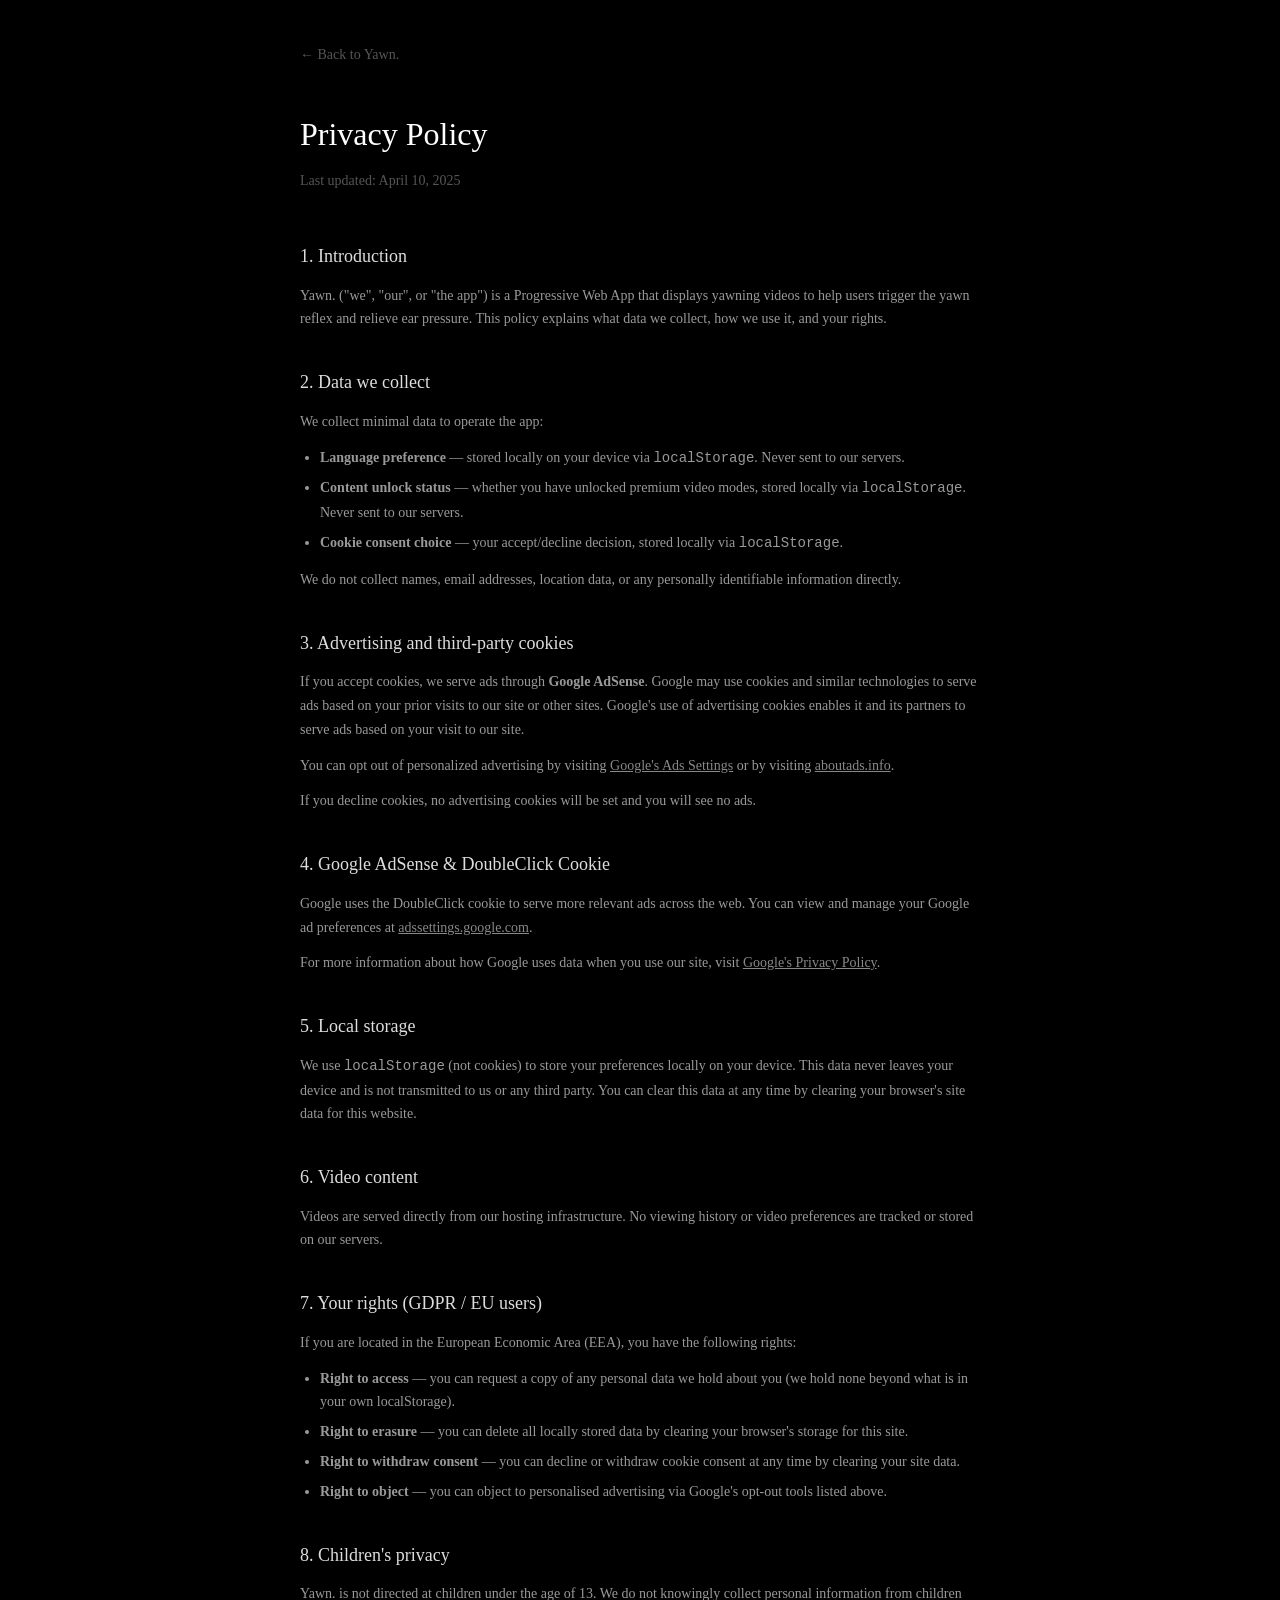
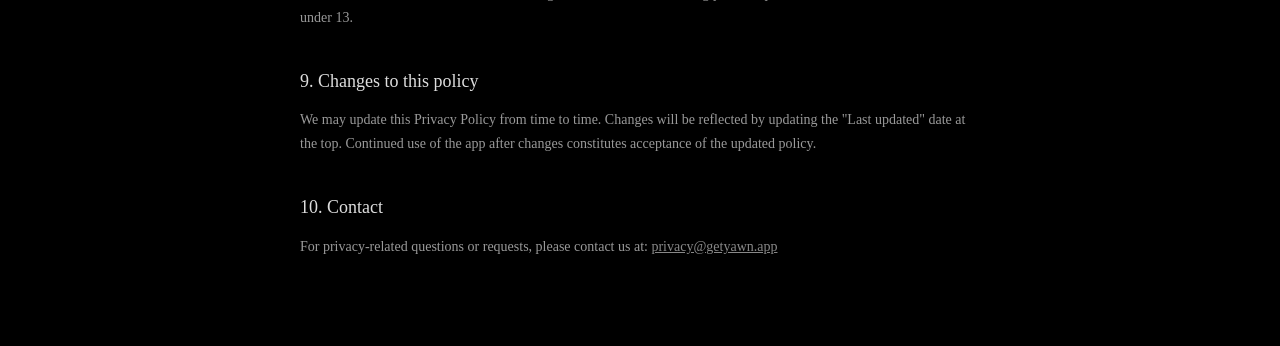
<file: privacy-policy.html>
<!DOCTYPE html>
<html lang="en">
<head>
  <meta charset="UTF-8">
  <meta name="viewport" content="width=device-width, initial-scale=1.0">
  <title>Privacy Policy — Yawn.</title>
  <style>
    *, *::before, *::after { box-sizing: border-box; margin: 0; padding: 0; }
    body {
      background: #000;
      color: #ccc;
      font-family: Georgia, 'Times New Roman', serif;
      line-height: 1.7;
      padding: 40px 24px 80px;
    }
    .container { max-width: 680px; margin: 0 auto; }
    a { color: #888; }
    h1 { font-size: 32px; font-weight: 400; color: #fff; margin-bottom: 8px; }
    .subtitle { font-size: 14px; color: #555; margin-bottom: 48px; }
    h2 { font-size: 18px; font-weight: 400; color: #ddd; margin: 36px 0 12px; }
    p  { font-size: 14px; color: #999; margin-bottom: 12px; }
    ul { font-size: 14px; color: #999; padding-left: 20px; margin-bottom: 12px; }
    li { margin-bottom: 6px; }
    .back { display: inline-block; margin-bottom: 40px; font-size: 14px; color: #555; text-decoration: none; }
    .back:hover { color: #fff; }
  </style>
</head>
<body>
<div class="container">
  <a href="/" class="back">← Back to Yawn.</a>
  <h1>Privacy Policy</h1>
  <p class="subtitle">Last updated: April 10, 2025</p>

  <h2>1. Introduction</h2>
  <p>Yawn. ("we", "our", or "the app") is a Progressive Web App that displays yawning videos to help users trigger the yawn reflex and relieve ear pressure. This policy explains what data we collect, how we use it, and your rights.</p>

  <h2>2. Data we collect</h2>
  <p>We collect minimal data to operate the app:</p>
  <ul>
    <li><strong>Language preference</strong> — stored locally on your device via <code>localStorage</code>. Never sent to our servers.</li>
    <li><strong>Content unlock status</strong> — whether you have unlocked premium video modes, stored locally via <code>localStorage</code>. Never sent to our servers.</li>
    <li><strong>Cookie consent choice</strong> — your accept/decline decision, stored locally via <code>localStorage</code>.</li>
  </ul>
  <p>We do not collect names, email addresses, location data, or any personally identifiable information directly.</p>

  <h2>3. Advertising and third-party cookies</h2>
  <p>If you accept cookies, we serve ads through <strong>Google AdSense</strong>. Google may use cookies and similar technologies to serve ads based on your prior visits to our site or other sites. Google's use of advertising cookies enables it and its partners to serve ads based on your visit to our site.</p>
  <p>You can opt out of personalized advertising by visiting <a href="https://www.google.com/settings/ads" target="_blank" rel="noopener">Google's Ads Settings</a> or by visiting <a href="https://www.aboutads.info/choices/" target="_blank" rel="noopener">aboutads.info</a>.</p>
  <p>If you decline cookies, no advertising cookies will be set and you will see no ads.</p>

  <h2>4. Google AdSense & DoubleClick Cookie</h2>
  <p>Google uses the DoubleClick cookie to serve more relevant ads across the web. You can view and manage your Google ad preferences at <a href="https://adssettings.google.com/" target="_blank" rel="noopener">adssettings.google.com</a>.</p>
  <p>For more information about how Google uses data when you use our site, visit <a href="https://policies.google.com/technologies/partner-sites" target="_blank" rel="noopener">Google's Privacy Policy</a>.</p>

  <h2>5. Local storage</h2>
  <p>We use <code>localStorage</code> (not cookies) to store your preferences locally on your device. This data never leaves your device and is not transmitted to us or any third party. You can clear this data at any time by clearing your browser's site data for this website.</p>

  <h2>6. Video content</h2>
  <p>Videos are served directly from our hosting infrastructure. No viewing history or video preferences are tracked or stored on our servers.</p>

  <h2>7. Your rights (GDPR / EU users)</h2>
  <p>If you are located in the European Economic Area (EEA), you have the following rights:</p>
  <ul>
    <li><strong>Right to access</strong> — you can request a copy of any personal data we hold about you (we hold none beyond what is in your own localStorage).</li>
    <li><strong>Right to erasure</strong> — you can delete all locally stored data by clearing your browser's storage for this site.</li>
    <li><strong>Right to withdraw consent</strong> — you can decline or withdraw cookie consent at any time by clearing your site data.</li>
    <li><strong>Right to object</strong> — you can object to personalised advertising via Google's opt-out tools listed above.</li>
  </ul>

  <h2>8. Children's privacy</h2>
  <p>Yawn. is not directed at children under the age of 13. We do not knowingly collect personal information from children under 13.</p>

  <h2>9. Changes to this policy</h2>
  <p>We may update this Privacy Policy from time to time. Changes will be reflected by updating the "Last updated" date at the top. Continued use of the app after changes constitutes acceptance of the updated policy.</p>

  <h2>10. Contact</h2>
  <p>For privacy-related questions or requests, please contact us at: <a href="mailto:privacy@getyawn.app">privacy@getyawn.app</a></p>
</div>
</body>
</html>
</file>
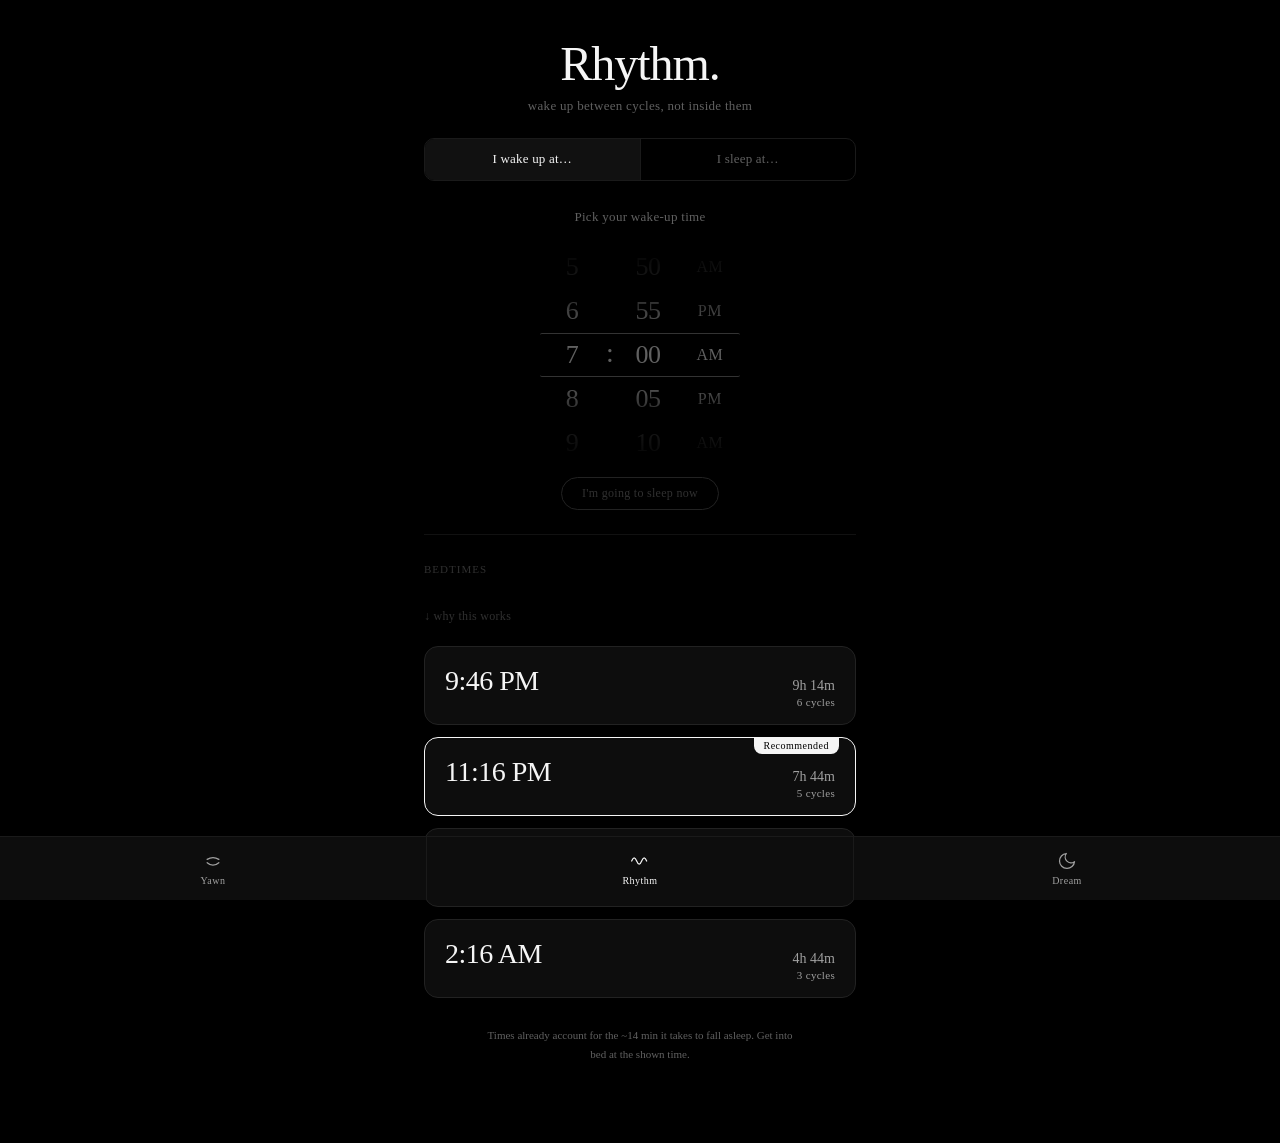
<file: rhythm.html>
<!DOCTYPE html>
<html lang="en">
<head>
  <meta charset="UTF-8">
  <meta name="viewport" content="width=device-width, initial-scale=1.0, maximum-scale=1.0, user-scalable=no">
  <meta name="theme-color" content="#000000">
  <meta name="apple-mobile-web-app-capable" content="yes">
  <meta name="apple-mobile-web-app-status-bar-style" content="black">
  <title>Rhythm. — sleep cycle calculator</title>
  <meta name="description" content="Find the perfect bedtime or wake-up time based on 90-minute sleep cycles. Free, offline, no signup.">
  <link rel="canonical" href="https://getyawn.app/rhythm.html">
  <link rel="icon" href="./favicon.ico" sizes="any">
  <link rel="apple-touch-icon" href="./icons/icon-192.png">
  <link rel="manifest" href="./manifest.json">
  <style>
    :root {
      --text-primary:   #F5F5F5;
      --text-secondary: #A0A0A0;
      --text-tertiary:  #606060;
      --text-ghost:     #303030;
    }

    *, *::before, *::after { box-sizing: border-box; margin: 0; padding: 0; }

    html, body {
      height: 100%;
      background: #000;
      color: var(--text-primary);
      font-family: Georgia, 'Times New Roman', serif;
      -webkit-font-smoothing: antialiased;
      overscroll-behavior: none;
    }

    #app {
      display: flex;
      flex-direction: column;
      min-height: 100svh;
      max-width: 480px;
      margin: 0 auto;
      padding-bottom: 64px;
    }

    /* ─── Header ─────────────────────────────────────────────────────────────── */
    #header {
      padding: 40px 24px 24px;
      text-align: center;
    }

    .page-title {
      font-size: 48px;
      font-weight: 400;
      letter-spacing: -1px;
      line-height: 1;
    }

    .page-subtitle {
      font-size: 13px;
      color: var(--text-tertiary);
      margin-top: 10px;
      letter-spacing: 0.3px;
    }

    /* ─── Mode tabs ──────────────────────────────────────────────────────────── */
    #mode-tabs {
      display: flex;
      margin: 0 24px 28px;
      border: 1px solid #1a1a1a;
      border-radius: 10px;
      overflow: hidden;
    }

    .mode-tab {
      flex: 1;
      background: none;
      border: none;
      color: var(--text-tertiary);
      font-family: inherit;
      font-size: 13px;
      padding: 12px 8px;
      cursor: pointer;
      transition: color 0.2s, background 0.2s;
      letter-spacing: 0.2px;
      line-height: 1.3;
      text-align: center;
    }

    .mode-tab:first-child { border-right: 1px solid #1a1a1a; }
    .mode-tab.active { color: var(--text-primary); background: #111; }

    /* ─── Input label ────────────────────────────────────────────────────────── */
    #input-label {
      text-align: center;
      font-size: 13px;
      color: var(--text-tertiary);
      letter-spacing: 0.3px;
      margin-bottom: 20px;
    }

    /* ─── Picker ─────────────────────────────────────────────────────────────── */
    #picker-wrap {
      display: flex;
      align-items: center;
      justify-content: center;
      gap: 0;
      position: relative;
      margin: 0 24px 12px;
      user-select: none;
    }

    /* Center selection highlight */
    #picker-highlight {
      position: absolute;
      left: 50%;
      transform: translateX(-50%);
      width: 200px;
      height: 44px;
      border-top: 1px solid #333;
      border-bottom: 1px solid #333;
      pointer-events: none;
      z-index: 2;
      border-radius: 2px;
    }

    .picker-col {
      height: 220px; /* 5 items × 44px */
      overflow-y: scroll;
      -webkit-overflow-scrolling: touch;
      scroll-snap-type: y mandatory;
      scrollbar-width: none;
      position: relative;

      /* Fade top and bottom */
      -webkit-mask-image: linear-gradient(
        to bottom,
        transparent 0%,
        rgba(0,0,0,0.3) 20%,
        black 40%,
        black 60%,
        rgba(0,0,0,0.3) 80%,
        transparent 100%
      );
      mask-image: linear-gradient(
        to bottom,
        transparent 0%,
        rgba(0,0,0,0.3) 20%,
        black 40%,
        black 60%,
        rgba(0,0,0,0.3) 80%,
        transparent 100%
      );
    }

    .picker-col::-webkit-scrollbar { display: none; }

    .picker-col-hours   { width: 64px; }
    .picker-col-minutes { width: 64px; }
    .picker-col-ampm    { width: 60px; }

    .picker-sep {
      font-size: 28px;
      color: var(--text-tertiary);
      padding: 0 2px;
      line-height: 1;
      margin-bottom: 4px;
    }

    .picker-item {
      height: 44px;
      display: flex;
      align-items: center;
      justify-content: center;
      font-size: 26px;
      color: var(--text-tertiary);
      scroll-snap-align: center;
      transition: color 0.15s;
      cursor: pointer;
      letter-spacing: -0.5px;
    }

    /* Padding items to allow first/last real item to center */
    .picker-item.pad {
      height: 88px; /* 2 × 44px */
      scroll-snap-align: none;
      pointer-events: none;
    }

    .picker-col-ampm .picker-item { font-size: 16px; letter-spacing: 0.5px; }

    /* ─── Now button ─────────────────────────────────────────────────────────── */
    #btn-now-wrap {
      text-align: center;
      margin-bottom: 24px;
    }

    #btn-now {
      background: none;
      border: 1px solid #222;
      color: var(--text-ghost);
      font-family: inherit;
      font-size: 12px;
      padding: 8px 20px;
      border-radius: 50px;
      cursor: pointer;
      transition: color 0.2s, border-color 0.2s;
      letter-spacing: 0.3px;
    }

    #btn-now:hover { color: var(--text-primary); border-color: var(--text-tertiary); }

    /* ─── Divider ─────────────────────────────────────────────────────────────── */
    .divider {
      height: 1px;
      background: #111;
      margin: 0 24px 28px;
    }

    /* ─── Results ─────────────────────────────────────────────────────────────── */
    #results {
      padding: 0 24px;
      display: flex;
      flex-direction: column;
      gap: 12px;
    }

    #results-label {
      font-size: 11px;
      color: var(--text-ghost);
      letter-spacing: 1px;
      text-transform: uppercase;
      margin-bottom: 4px;
    }

    .result-card {
      background: #0D0D0D;
      border: 1px solid #222;
      border-radius: 14px;
      padding: 18px 20px 16px;
      position: relative;
    }

    .result-card.recommended { border-color: var(--text-primary); }

    .recommended-badge {
      position: absolute;
      top: -1px;
      right: 16px;
      background: var(--text-primary);
      color: #000;
      font-size: 10px;
      letter-spacing: 0.5px;
      padding: 3px 10px;
      border-radius: 0 0 8px 8px;
    }

    .card-top {
      display: flex;
      align-items: baseline;
      justify-content: space-between;
      margin-bottom: 0;
    }

    .card-time  { font-size: 28px; font-weight: 400; letter-spacing: -0.5px; color: var(--text-primary); }
    .card-meta  { text-align: right; }
    .card-hours { font-size: 14px; color: var(--text-secondary); }
    .card-quality { font-size: 11px; color: var(--text-secondary); margin-top: 2px; letter-spacing: 0.3px; }

    /* ─── Editorial disclosure ───────────────────────────────────────────────── */
    #editorial {
      margin-top: 8px;
      margin-bottom: 4px;
    }

    #editorial summary {
      font-size: 12px;
      color: var(--text-ghost);
      cursor: pointer;
      padding: 10px 0 6px;
      list-style: none;
      letter-spacing: 0.3px;
      transition: color 0.2s;
    }

    #editorial summary::-webkit-details-marker { display: none; }
    #editorial[open] summary { color: var(--text-tertiary); }

    .editorial-body {
      padding: 12px 0 8px;
      border-top: 1px solid #111;
    }

    .editorial-body p {
      font-size: 13px;
      line-height: 1.7;
      color: var(--text-secondary);
      margin-bottom: 10px;
    }

    /* ─── Science note ────────────────────────────────────────────────────────── */
    #science-note {
      padding: 28px 24px 16px;
      text-align: center;
    }

    #science-note p {
      font-size: 11px;
      color: var(--text-tertiary);
      line-height: 1.7;
      max-width: 320px;
      margin: 0 auto;
    }

    /* ─── SEO Section ────────────────────────────────────────────────────────── */
    #seo-section {
      padding: 48px 24px 64px;
      max-width: 640px;
      margin: 0 auto;
      color: var(--text-secondary);
    }

    #seo-section h2 {
      font-size: 22px;
      font-weight: 400;
      color: var(--text-primary);
      margin-bottom: 16px;
    }

    #seo-section h3 {
      font-size: 16px;
      font-weight: 400;
      color: var(--text-secondary);
      margin: 24px 0 10px;
    }

    #seo-section p {
      font-size: 14px;
      line-height: 1.7;
      color: var(--text-secondary);
      margin-bottom: 12px;
    }

    .seo-tags { display: none !important; }

    /* ─── Bottom nav ─────────────────────────────────────────────────────────── */
    #bottom-nav {
      position: fixed;
      bottom: 0; left: 0; right: 0;
      height: 64px;
      background: #0d0d0d;
      border-top: 1px solid #1a1a1a;
      display: flex;
      align-items: stretch;
      z-index: 50;
    }

    .nav-item {
      flex: 1;
      display: flex;
      flex-direction: column;
      align-items: center;
      justify-content: center;
      gap: 4px;
      text-decoration: none;
      color: var(--text-secondary);
      font-family: Georgia, serif;
      transition: color 0.2s;
    }

    .nav-item:not(:last-child) { border-right: 1px solid #1a1a1a; }
    .nav-item.active { color: var(--text-primary); }
    .nav-icon  { display: flex; align-items: center; justify-content: center; line-height: 1; }
    .nav-label { font-size: 10px; letter-spacing: 0.5px; }
  </style>
</head>
<body>
<div id="app">

  <div id="header">
    <h1 class="page-title">Rhythm.</h1>
    <p class="page-subtitle">wake up between cycles, not inside them</p>
  </div>

  <div id="mode-tabs">
    <button class="mode-tab active" data-mode="wake">I wake up at…</button>
    <button class="mode-tab" data-mode="sleep">I sleep at…</button>
  </div>

  <p id="input-label">Pick your wake-up time</p>

  <!-- Scroll picker -->
  <div id="picker-wrap">
    <div id="picker-highlight"></div>
    <div class="picker-col picker-col-hours"  id="col-hours"></div>
    <div class="picker-sep">:</div>
    <div class="picker-col picker-col-minutes" id="col-minutes"></div>
    <div class="picker-col picker-col-ampm"    id="col-ampm"></div>
  </div>

  <div id="btn-now-wrap">
    <button id="btn-now">I'm going to sleep now</button>
  </div>

  <div class="divider"></div>

  <div id="results">
    <p id="results-label">Bedtimes</p>
    <details id="editorial">
      <summary>↓ why this works</summary>
      <div class="editorial-body">
        <p>You woke up naturally, felt surprisingly clear, then went back to sleep. You woke to your alarm feeling wrecked.</p>
        <p>That wasn't extra rest: that was sleep inertia. You fell back into a deep sleep stage your brain wasn't ready to leave.</p>
        <p>Sleep runs in 90-minute cycles. Each ends in a brief window of near-wakefulness before the next begins. Early cycles are heavy on deep slow-wave sleep: restorative, physically intense, brutal to wake from. Later cycles shift toward REM and lighter sleep.</p>
        <p>Waking between cycles, not inside one, is the difference. Rhythm calculates exactly those windows.</p>
        <p class="seo-tags">sleep cycle calculator · why do i feel worse after more sleep · sleep inertia · 90 minute sleep cycles · best time to wake up · circadian rhythm · REM sleep · deep sleep stages · how to wake up feeling refreshed</p>
      </div>
    </details>
  </div>

  <div id="science-note">
    <p>Times already account for the ~14 min it takes to fall asleep. Get into bed at the shown time.</p>
  </div>

</div>

<nav id="bottom-nav">
  <a class="nav-item" href="./index.html">
    <span class="nav-icon">
      <svg width="20" height="20" viewBox="0 0 24 24" fill="none" stroke="currentColor" stroke-width="1.5" stroke-linecap="round"><path d="M5 10 Q12 6 19 10"/><path d="M5 14 Q12 20 19 14"/></svg>
    </span>
    <span class="nav-label">Yawn</span>
  </a>
  <a class="nav-item active" href="./rhythm.html">
    <span class="nav-icon">
      <svg width="20" height="20" viewBox="0 0 24 24" fill="none" stroke="currentColor" stroke-width="1.5" stroke-linecap="round"><path d="M2 12 C4 7 6 7 8 12 C10 17 12 17 14 12 C16 7 18 7 20 12"/></svg>
    </span>
    <span class="nav-label">Rhythm</span>
  </a>
  <a class="nav-item" href="./dream.html">
    <span class="nav-icon">
      <svg width="20" height="20" viewBox="0 0 24 24" fill="none" stroke="currentColor" stroke-width="1.5" stroke-linecap="round" stroke-linejoin="round"><path d="M21 12.79A9 9 0 1 1 11.21 3 7 7 0 0 0 21 12.79z"/></svg>
    </span>
    <span class="nav-label">Dream</span>
  </a>
</nav>

<script>
'use strict';

// ─── Config ───────────────────────────────────────────────────────────────────
const ITEM_H        = 44;
const VISIBLE       = 5;
const REPEATS       = 3;
const CYCLE_MINS    = 90;
const LATENCY_MINS  = 14;
const MIN_CYCLES    = 3;
const MAX_CYCLES    = 6;

const HOURS   = [12,1,2,3,4,5,6,7,8,9,10,11];
const MINUTES = ['00','05','10','15','20','25','30','35','40','45','50','55'];
const AMPM    = ['AM','PM'];

const SEG_TYPE = { 1:'deep', 2:'deep', 3:'mixed', 4:'mixed', 5:'rem', 6:'rem' };

// ─── State ────────────────────────────────────────────────────────────────────
let mode        = 'wake';
let pickerHour  = 7;   // 1–12
let pickerMin   = 0;   // index into MINUTES
let pickerAmpm  = 0;   // 0=AM, 1=PM

// ─── Build columns ────────────────────────────────────────────────────────────
function buildColumn(colEl, items) {
  colEl.innerHTML = '';

  // Top padding (2 invisible items to allow first real item to center)
  const padTop = document.createElement('div');
  padTop.className = 'picker-item pad';
  colEl.appendChild(padTop);

  // Items × REPEATS
  for (let r = 0; r < REPEATS; r++) {
    items.forEach((label, idx) => {
      const item = document.createElement('div');
      item.className = 'picker-item';
      item.textContent = label;
      item.dataset.rep = r;
      item.dataset.idx = idx;
      colEl.appendChild(item);
    });
  }

  // Bottom padding
  const padBot = document.createElement('div');
  padBot.className = 'picker-item pad';
  colEl.appendChild(padBot);
}

// ─── Scroll to index (in middle repetition) ───────────────────────────────────
function scrollToIndex(colEl, idx, smooth) {
  // Middle repetition starts at index HOURS.length (rep=1)
  const itemsInCol = colEl.querySelectorAll('.picker-item:not(.pad)').length / REPEATS;
  const targetItem  = REPEATS === 1 ? idx : Math.floor(REPEATS / 2) * itemsInCol + idx;
  const scrollTop   = targetItem * ITEM_H;
  colEl.scrollTo({ top: scrollTop, behavior: smooth ? 'smooth' : 'instant' });
}

// ─── Read selected index from scroll position ─────────────────────────────────
function getSelectedIndex(colEl, itemCount) {
  const raw = Math.round(colEl.scrollTop / ITEM_H);
  return ((raw % itemCount) + itemCount) % itemCount;
}

// ─── Snap + update ────────────────────────────────────────────────────────────
let snapTimers = { hours: null, minutes: null, ampm: null };

function onScroll(colEl, key, itemCount, onSelect) {
  clearTimeout(snapTimers[key]);
  snapTimers[key] = setTimeout(() => {
    const idx = getSelectedIndex(colEl, itemCount);
    const raw = Math.round(colEl.scrollTop / ITEM_H);
    // Snap to nearest
    colEl.scrollTo({ top: raw * ITEM_H, behavior: 'smooth' });
    onSelect(idx);
    calculate();
  }, 80);
}

// ─── Format helpers ───────────────────────────────────────────────────────────
function formatTime(totalMinutes) {
  const norm = ((totalMinutes % 1440) + 1440) % 1440;
  const h    = Math.floor(norm / 60);
  const m    = norm % 60;
  const per  = h < 12 ? 'AM' : 'PM';
  const dh   = h % 12 === 0 ? 12 : h % 12;
  return `${dh}:${m.toString().padStart(2,'0')} ${per}`;
}

function totalHoursLabel(cycles) {
  const mins = cycles * CYCLE_MINS + LATENCY_MINS;
  const h    = Math.floor(mins / 60);
  const m    = mins % 60;
  return m === 0 ? `${h}h` : `${h}h ${m}m`;
}

function getInputMinutes() {
  const h24 = (HOURS[pickerHour] % 12) + (pickerAmpm === 1 ? 12 : 0);
  const m   = parseInt(MINUTES[pickerMin], 10);
  return h24 * 60 + m;
}

// ─── Cycle bar ────────────────────────────────────────────────────────────────
function buildCycleBar(cycles) {
  const bar = document.createElement('div');
  bar.className = 'cycle-bar';
  for (let i = 1; i <= cycles; i++) {
    const seg = document.createElement('div');
    seg.className = `cycle-segment ${SEG_TYPE[i] || 'rem'}`;
    if (i === cycles) seg.classList.add('wake-here');
    bar.appendChild(seg);
  }
  return bar;
}

// ─── Build result card ────────────────────────────────────────────────────────
function buildCard(timeMinutes, cycles, recommended) {
  const card = document.createElement('div');
  card.className = 'result-card' + (recommended ? ' recommended' : '');

  if (recommended) {
    const badge = document.createElement('div');
    badge.className = 'recommended-badge';
    badge.textContent = 'Recommended';
    card.appendChild(badge);
  }

  const top = document.createElement('div');
  top.className = 'card-top';

  const timeEl = document.createElement('div');
  timeEl.className = 'card-time';
  timeEl.textContent = formatTime(timeMinutes);

  const meta = document.createElement('div');
  meta.className = 'card-meta';

  const hoursEl = document.createElement('div');
  hoursEl.className = 'card-hours';
  hoursEl.textContent = totalHoursLabel(cycles);

  const qualEl = document.createElement('div');
  qualEl.className = 'card-quality';
  qualEl.textContent = `${cycles} cycles`;

  meta.appendChild(hoursEl);
  meta.appendChild(qualEl);
  top.appendChild(timeEl);
  top.appendChild(meta);
  card.appendChild(top);
  return card;
}

// ─── Calculate ────────────────────────────────────────────────────────────────
function calculate() {
  const resultsEl = document.getElementById('results');
  resultsEl.querySelectorAll('.result-card').forEach(c => c.remove());

  const inputMins = getInputMinutes();

  for (let cycles = MAX_CYCLES; cycles >= MIN_CYCLES; cycles--) {
    const totalSleep = cycles * CYCLE_MINS + LATENCY_MINS;
    const target     = mode === 'wake'
      ? inputMins - totalSleep
      : inputMins + totalSleep;
    resultsEl.appendChild(buildCard(target, cycles, cycles === 5));
  }
}

// ─── Init picker ──────────────────────────────────────────────────────────────
function initPicker(h24, m) {
  const colHours   = document.getElementById('col-hours');
  const colMinutes = document.getElementById('col-minutes');
  const colAmpm    = document.getElementById('col-ampm');

  buildColumn(colHours,   HOURS.map(String));
  buildColumn(colMinutes, MINUTES);
  buildColumn(colAmpm,    AMPM);

  // Convert h24 to 12h + ampm
  const isPM    = h24 >= 12;
  const h12     = h24 % 12 === 0 ? 12 : h24 % 12;
  const hourIdx = HOURS.indexOf(h12);
  const minIdx  = MINUTES.indexOf(m.toString().padStart(2,'0'));
  const ampmIdx = isPM ? 1 : 0;

  pickerHour = hourIdx >= 0 ? hourIdx : 0;
  pickerMin  = minIdx  >= 0 ? minIdx  : 0;
  pickerAmpm = ampmIdx;

  // Scroll without animation first
  scrollToIndex(colHours,   pickerHour,  false);
  scrollToIndex(colMinutes, pickerMin,   false);
  scrollToIndex(colAmpm,    pickerAmpm,  false);

  // Scroll listeners
  colHours.addEventListener('scroll', () =>
    onScroll(colHours, 'hours', HOURS.length, idx => { pickerHour = idx; }));

  colMinutes.addEventListener('scroll', () =>
    onScroll(colMinutes, 'minutes', MINUTES.length, idx => { pickerMin = idx; }));

  colAmpm.addEventListener('scroll', () =>
    onScroll(colAmpm, 'ampm', AMPM.length, idx => { pickerAmpm = idx; }));
}

function setPickerToTime(h24, m) {
  const colHours   = document.getElementById('col-hours');
  const colMinutes = document.getElementById('col-minutes');
  const colAmpm    = document.getElementById('col-ampm');

  const isPM    = h24 >= 12;
  const h12     = h24 % 12 === 0 ? 12 : h24 % 12;
  const hourIdx = HOURS.indexOf(h12);
  const minIdx  = MINUTES.findIndex(v => parseInt(v,10) >= m);
  const ampmIdx = isPM ? 1 : 0;

  pickerHour = hourIdx >= 0 ? hourIdx : 0;
  pickerMin  = minIdx  >= 0 ? minIdx  : 0;
  pickerAmpm = ampmIdx;

  scrollToIndex(colHours,   pickerHour,  true);
  scrollToIndex(colMinutes, pickerMin,   true);
  scrollToIndex(colAmpm,    pickerAmpm,  true);

  setTimeout(calculate, 200);
}

// ─── Mode switch ──────────────────────────────────────────────────────────────
document.querySelectorAll('.mode-tab').forEach(tab => {
  tab.addEventListener('click', () => {
    mode = tab.dataset.mode;
    document.querySelectorAll('.mode-tab').forEach(t => t.classList.remove('active'));
    tab.classList.add('active');
    document.getElementById('input-label').textContent =
      mode === 'wake' ? 'Pick your wake-up time' : 'Pick your bedtime';
    document.getElementById('results-label').textContent =
      mode === 'wake' ? 'Bedtimes' : 'Wake-up times';
    document.getElementById('btn-now').textContent =
      mode === 'wake' ? 'I just woke up' : 'I\'m going to sleep now';
    calculate();
  });
});

// ─── Now button ───────────────────────────────────────────────────────────────
document.getElementById('btn-now').addEventListener('click', () => {
  const now = new Date();
  setPickerToTime(now.getHours(), now.getMinutes());
});

// ─── Boot ─────────────────────────────────────────────────────────────────────
initPicker(7, 0); // default 7:00 AM
calculate();
</script>
</body>
</html>
</file>
<file: style.css>
/* ─── Design tokens ──────────────────────────────────────────────────────────── */
:root {
  --text-primary:   #F5F5F5;
  --text-secondary: #A0A0A0;
  --text-tertiary:  #606060;
  --text-ghost:     #303030;
}

/* ─── Reset & Base ──────────────────────────────────────────────────────────── */
*, *::before, *::after { box-sizing: border-box; margin: 0; padding: 0; }

html, body {
  height: 100%;
  background: #000;
  color: var(--text-primary);
  font-family: Georgia, 'Times New Roman', serif;
  -webkit-font-smoothing: antialiased;
  overscroll-behavior: none;
}

/* ─── Screens ───────────────────────────────────────────────────────────────── */
.screen { display: none; width: 100%; }
.screen.active { display: flex; flex-direction: column; }

#screen-entry {
  min-height: 100vh;
  align-items: center;
  justify-content: center;
}

#screen-player { min-height: 100vh; }

/* ─── Player entrance ───────────────────────────────────────────────────────── */
.player-entering {
  animation: playerFadeIn 0.4s ease forwards;
}

@keyframes playerFadeIn {
  from { opacity: 0; }
  to   { opacity: 1; }
}

/* ─── Entry Screen ──────────────────────────────────────────────────────────── */
.entry-content {
  display: flex;
  flex-direction: column;
  align-items: center;
  gap: 20px;
  padding: 40px 24px;
  text-align: center;
}

.app-title {
  font-size: clamp(72px, 20vw, 120px);
  font-weight: 400;
  letter-spacing: -2px;
  line-height: 1;
  color: var(--text-primary);
}

.app-subtitle {
  font-size: clamp(14px, 4vw, 18px);
  color: var(--text-secondary);
  letter-spacing: 0.5px;
}

.lang-selector-wrap { margin-top: 4px; }

#lang-select {
  background: none;
  color: var(--text-ghost);
  border: none;
  font-family: inherit;
  font-size: 12px;
  cursor: pointer;
  padding: 4px 8px;
  letter-spacing: 0.3px;
  -webkit-appearance: auto;
  appearance: auto;
  text-align: center;
}

#lang-select:focus { outline: none; }

.btn-go {
  background: var(--text-primary);
  color: #000;
  border: none;
  border-radius: 50px;
  padding: 14px 48px;
  font-family: inherit;
  font-size: 20px;
  font-weight: 400;
  letter-spacing: 1px;
  cursor: pointer;
  transition: opacity 0.15s;
  margin-top: 8px;
}

.btn-go:active { opacity: 0.8; }

/* ─── Why Section ───────────────────────────────────────────────────────────── */
#why-section {
  width: 100%;
  max-width: 320px;
  margin-top: 0;
}

.why-toggle {
  background: none;
  border: none;
  color: var(--text-tertiary);
  font-family: inherit;
  font-size: 13px;
  cursor: pointer;
  padding: 8px 0;
  width: 100%;
  text-align: center;
  letter-spacing: 0.3px;
  transition: color 0.2s;
  position: relative;
}

.why-toggle::after {
  content: ' ↓';
  font-size: 11px;
  transition: transform 0.2s;
  display: inline-block;
}

.why-toggle.why-open::after {
  transform: rotate(180deg);
}

.why-toggle:hover { color: var(--text-secondary); }

.why-body {
  padding: 16px 0 8px;
  text-align: left;
}

.why-body span {
  display: block;
  font-size: 13px;
  color: var(--text-secondary);
  line-height: 1.7;
  margin-bottom: 12px;
}

.why-body span:last-child { margin-bottom: 0; }
.why-body.hidden { display: none; }

/* ─── Banner Ad ─────────────────────────────────────────────────────────────── */
#banner-ad-container {
  height: 50px;
  background: #0a0a0a;
  display: flex;
  align-items: center;
  justify-content: center;
  flex-shrink: 0;
  border-bottom: 1px solid #111;
}

/* ─── Player Area ───────────────────────────────────────────────────────────── */
#player-area {
  position: relative;
  height: calc(100svh - 50px - 60px);
  flex-shrink: 0;
  overflow: hidden;
  background: #000;
}

@supports not (height: 100svh) {
  #player-area { height: calc(100vh - 50px - 60px); }
}


/* ─── Progress Bar ──────────────────────────────────────────────────────────── */
#progress-bar-container {
  position: absolute;
  top: 0; left: 0; right: 0;
  height: 2px;
  background: var(--text-ghost);
  z-index: 10;
}

#progress-bar {
  height: 100%;
  background: var(--text-primary);
  transition: width 0.3s ease;
  width: 0%;
}

/* ─── Video fade transition ─────────────────────────────────────────────────── */
#video-player {
  position: absolute;
  top: 0;
  left: 0;
  width: 100%;
  height: 100%;
  object-fit: cover;
  display: block;
  transition: opacity 0.15s ease;
}

#player-wrapper {
  position: relative;
  width: 100%;
  height: 100%;
  min-height: 0;
  overflow: hidden;
}

/* ─── Player Action Buttons (mute, share) ───────────────────────────────────── */
.player-action-btn {
  position: absolute;
  background: rgba(0,0,0,0.35);
  color: var(--text-primary);
  border: none;
  border-radius: 50%;
  width: 40px;
  height: 40px;
  font-size: 16px;
  cursor: pointer;
  display: flex;
  align-items: center;
  justify-content: center;
  z-index: 6;
  transition: background 0.15s;
  -webkit-tap-highlight-color: transparent;
}

.player-action-btn:active { background: rgba(0,0,0,0.6); }
.btn-audio { top: 14px; right: 14px; }

/* ─── Nav Buttons ───────────────────────────────────────────────────────────── */
.nav-btn {
  position: absolute;
  top: 50%;
  transform: translateY(-50%);
  background: rgba(0,0,0,0.35);
  color: var(--text-primary);
  border: none;
  border-radius: 50%;
  width: 44px;
  height: 44px;
  font-size: 18px;
  cursor: pointer;
  display: flex;
  align-items: center;
  justify-content: center;
  z-index: 6;
  transition: background 0.15s;
  -webkit-tap-highlight-color: transparent;
}

.nav-btn:active { background: rgba(0,0,0,0.6); }
.nav-prev { left: 12px; }
.nav-next { right: 12px; }

/* ─── Mode Tabs ─────────────────────────────────────────────────────────────── */
#mode-tabs {
  height: 60px;
  display: flex;
  align-items: stretch;
  background: #0d0d0d;
  border-top: 1px solid #1a1a1a;
  flex-shrink: 0;
}

.mode-tab {
  flex: 1;
  background: none;
  border: none;
  color: var(--text-tertiary);
  font-family: inherit;
  font-size: 12px;
  letter-spacing: 0.5px;
  cursor: pointer;
  display: flex;
  align-items: center;
  justify-content: center;
  gap: 4px;
  transition: color 0.2s, background 0.2s;
  -webkit-tap-highlight-color: transparent;
  padding: 0 4px;
  text-align: center;
  line-height: 1.3;
}

.mode-tab:not(:last-child) { border-right: 1px solid #1a1a1a; }
.mode-tab.active { color: var(--text-primary); background: #111; }
.lock-icon { font-size: 10px; color: var(--text-tertiary); }

/* ─── SEO Section ───────────────────────────────────────────────────────────── */
#seo-section {
  padding: 48px 24px 64px;
  max-width: 640px;
  margin: 0 auto;
  color: var(--text-secondary);
}

#seo-section h2 {
  font-size: 22px;
  font-weight: 400;
  color: var(--text-primary);
  margin-bottom: 16px;
}

#seo-section h3 {
  font-size: 16px;
  font-weight: 400;
  color: var(--text-secondary);
  margin: 24px 0 10px;
}

#seo-section p {
  font-size: 14px;
  line-height: 1.7;
  color: var(--text-secondary);
  margin-bottom: 12px;
}

#seo-section strong { color: var(--text-primary); }

.seo-tags {
  display: none !important;
}

/* ─── Modal ─────────────────────────────────────────────────────────────────── */
.modal {
  position: fixed;
  inset: 0;
  z-index: 100;
  display: flex;
  align-items: center;
  justify-content: center;
  padding: 24px;
}

.modal.hidden { display: none; }

.modal-backdrop {
  position: absolute;
  inset: 0;
  background: rgba(0,0,0,0.92);
}

.modal-content {
  position: relative;
  z-index: 1;
  background: #111;
  border: 1px solid #222;
  border-radius: 16px;
  padding: 32px 24px 28px;
  width: 100%;
  max-width: 360px;
  text-align: center;
}

.modal-close {
  position: absolute;
  top: 12px; right: 14px;
  background: none;
  border: none;
  color: var(--text-tertiary);
  font-size: 18px;
  cursor: pointer;
  padding: 4px 8px;
  line-height: 1;
}

.modal-close:hover { color: var(--text-primary); }

.modal-title {
  font-size: 22px;
  font-weight: 400;
  margin-bottom: 8px;
}

.modal-subtitle {
  font-size: 13px;
  color: var(--text-tertiary);
  margin-bottom: 28px;
  line-height: 1.5;
}

.modal-buttons { display: flex; gap: 12px; justify-content: center; }

.btn-unlock {
  flex: 1;
  max-width: 160px;
  border: none;
  border-radius: 12px;
  padding: 16px 12px;
  cursor: pointer;
  font-family: inherit;
  display: flex;
  flex-direction: column;
  align-items: center;
  gap: 6px;
  transition: opacity 0.15s;
  -webkit-tap-highlight-color: transparent;
}

.btn-unlock:active { opacity: 0.8; }

.btn-unlock-animals {
  background: var(--text-primary);
  color: #000;
}

.unlock-icon { font-size: 24px; }

.unlock-label {
  font-size: 14px;
  font-weight: 400;
  letter-spacing: 0.5px;
}

.unlock-desc {
  font-size: 11px;
  color: var(--text-tertiary);
  line-height: 1.3;
}

/* ─── Ad Overlay ────────────────────────────────────────────────────────────── */
#ad-overlay {
  position: fixed;
  inset: 0;
  background: #000;
  z-index: 200;
  display: flex;
  align-items: center;
  justify-content: center;
}

#ad-overlay.hidden { display: none; }

#ad-inner {
  display: flex;
  flex-direction: column;
  align-items: center;
  gap: 24px;
  padding: 24px;
  text-align: center;
  width: 100%;
  max-width: 400px;
}

#ad-mode-label {
  font-size: 14px;
  color: var(--text-tertiary);
  letter-spacing: 1px;
  text-transform: uppercase;
}

#adsense-rewarded-container {
  width: 100%;
  min-height: 1px;
}

#ad-fallback {
  display: flex;
  flex-direction: column;
  align-items: center;
  gap: 20px;
}

#countdown-ring {
  position: relative;
  width: 80px;
  height: 80px;
}

#countdown-svg {
  width: 80px;
  height: 80px;
  transform: rotate(-90deg);
}

.ring-track { fill: none; stroke: #222; stroke-width: 6; }

.ring-fill {
  fill: none;
  stroke: var(--text-primary);
  stroke-width: 6;
  stroke-linecap: round;
  stroke-dasharray: 213.6;
  stroke-dashoffset: 0;
  transition: stroke-dashoffset 1s linear;
}

#countdown-number {
  position: absolute;
  top: 50%; left: 50%;
  transform: translate(-50%, -50%);
  font-size: 28px;
  color: var(--text-primary);
}

.ad-hint { font-size: 13px; color: var(--text-tertiary); }

.btn-continue {
  background: var(--text-primary);
  color: #000;
  border: none;
  border-radius: 50px;
  padding: 12px 36px;
  font-family: inherit;
  font-size: 17px;
  cursor: pointer;
  transition: opacity 0.15s;
}

.btn-continue:active { opacity: 0.8; }

/* ─── Cookie Banner ─────────────────────────────────────────────────────────── */
#cookie-banner {
  position: fixed;
  bottom: 0; left: 0; right: 0;
  background: #111;
  border-top: 1px solid #222;
  z-index: 300;
  padding: 14px 20px;
}

#cookie-banner.hidden { display: none; }

.cookie-content {
  display: flex;
  align-items: center;
  justify-content: space-between;
  gap: 16px;
  max-width: 640px;
  margin: 0 auto;
  flex-wrap: wrap;
}

.cookie-content p { font-size: 12px; color: var(--text-secondary); line-height: 1.4; }
.cookie-content a { color: var(--text-secondary); text-underline-offset: 2px; }

.cookie-buttons { display: flex; gap: 8px; flex-shrink: 0; }

.btn-cookie {
  border: 1px solid #333;
  border-radius: 6px;
  padding: 7px 16px;
  font-family: inherit;
  font-size: 12px;
  cursor: pointer;
  transition: opacity 0.15s;
}

.btn-cookie-decline { background: none; color: var(--text-tertiary); }
.btn-cookie-accept  { background: var(--text-primary); color: #000; border-color: var(--text-primary); }
.btn-cookie:active  { opacity: 0.8; }

/* ─── A2HS Banner ───────────────────────────────────────────────────────────── */
#a2hs-banner {
  position: fixed;
  top: 0; left: 0; right: 0;
  background: #111;
  border-bottom: 1px solid #222;
  z-index: 400;
  padding: 12px 20px;
}

#a2hs-banner.hidden { display: none; }

.a2hs-content {
  display: flex;
  align-items: center;
  justify-content: space-between;
  gap: 12px;
  max-width: 640px;
  margin: 0 auto;
  flex-wrap: wrap;
}

#a2hs-text {
  font-size: 12px;
  color: var(--text-secondary);
  line-height: 1.4;
  flex: 1;
}

.a2hs-buttons { display: flex; gap: 8px; flex-shrink: 0; }

.btn-a2hs {
  border: 1px solid #333;
  border-radius: 6px;
  padding: 7px 16px;
  font-family: inherit;
  font-size: 12px;
  cursor: pointer;
  transition: opacity 0.15s;
}

.btn-a2hs-dismiss { background: none; color: var(--text-tertiary); }
.btn-a2hs-install { background: var(--text-primary); color: #000; border-color: var(--text-primary); }
.btn-a2hs:active  { opacity: 0.8; }

/* ─── Tap to Play Overlay ───────────────────────────────────────────────────── */
#tap-overlay {
  position: absolute;
  inset: 0;
  display: flex;
  align-items: center;
  justify-content: center;
  background: rgba(0,0,0,0.4);
  z-index: 7;
  cursor: pointer;
}

#tap-overlay.hidden { display: none !important; }

#tap-icon {
  width: 72px;
  height: 72px;
  background: var(--text-ghost);
  border-radius: 50%;
  display: flex;
  align-items: center;
  justify-content: center;
  font-size: 28px;
  color: var(--text-primary);
  padding-left: 4px;
}

/* ─── Bottom Nav ────────────────────────────────────────────────────────────── */
#bottom-nav {
  position: fixed;
  bottom: 0; left: 0; right: 0;
  height: 64px;
  background: #0d0d0d;
  border-top: 1px solid #1a1a1a;
  display: flex;
  align-items: stretch;
  z-index: 50;
}

.nav-item {
  flex: 1;
  display: flex;
  flex-direction: column;
  align-items: center;
  justify-content: center;
  gap: 4px;
  text-decoration: none;
  color: var(--text-secondary);
  font-family: Georgia, serif;
  font-size: 11px;
  letter-spacing: 0.5px;
  transition: color 0.2s;
}

.nav-item:not(:last-child) { border-right: 1px solid #1a1a1a; }
.nav-item.active { color: var(--text-primary); }

.nav-icon  { display: flex; align-items: center; justify-content: center; line-height: 1; }
.nav-label { font-size: 10px; letter-spacing: 0.5px; }

/* Push player screen content up to avoid nav overlap */
#screen-player { padding-bottom: 64px; }

/* ─── Utility ───────────────────────────────────────────────────────────────── */
.hidden { display: none !important; }

/* ─── Hide SEO on mobile ────────────────────────────────────────────────────── */
@media (max-width: 768px) {
  #seo-section { display: none; }
}

/* ─── Desktop centering ─────────────────────────────────────────────────────── */
@media (min-width: 500px) {
  #screen-player {
    align-items: center;
  }

  #banner-ad-container {
    width: 100%;
    border-bottom: none;
    padding-top: 8px;
  }

  #player-area {
    width: 100%;
    max-width: 400px;
    height: auto;
    aspect-ratio: 9 / 16;
    max-height: calc(100svh - 110px);
  }

  #mode-tabs {
    width: 100%;
    max-width: 400px;
  }
}
</file>
